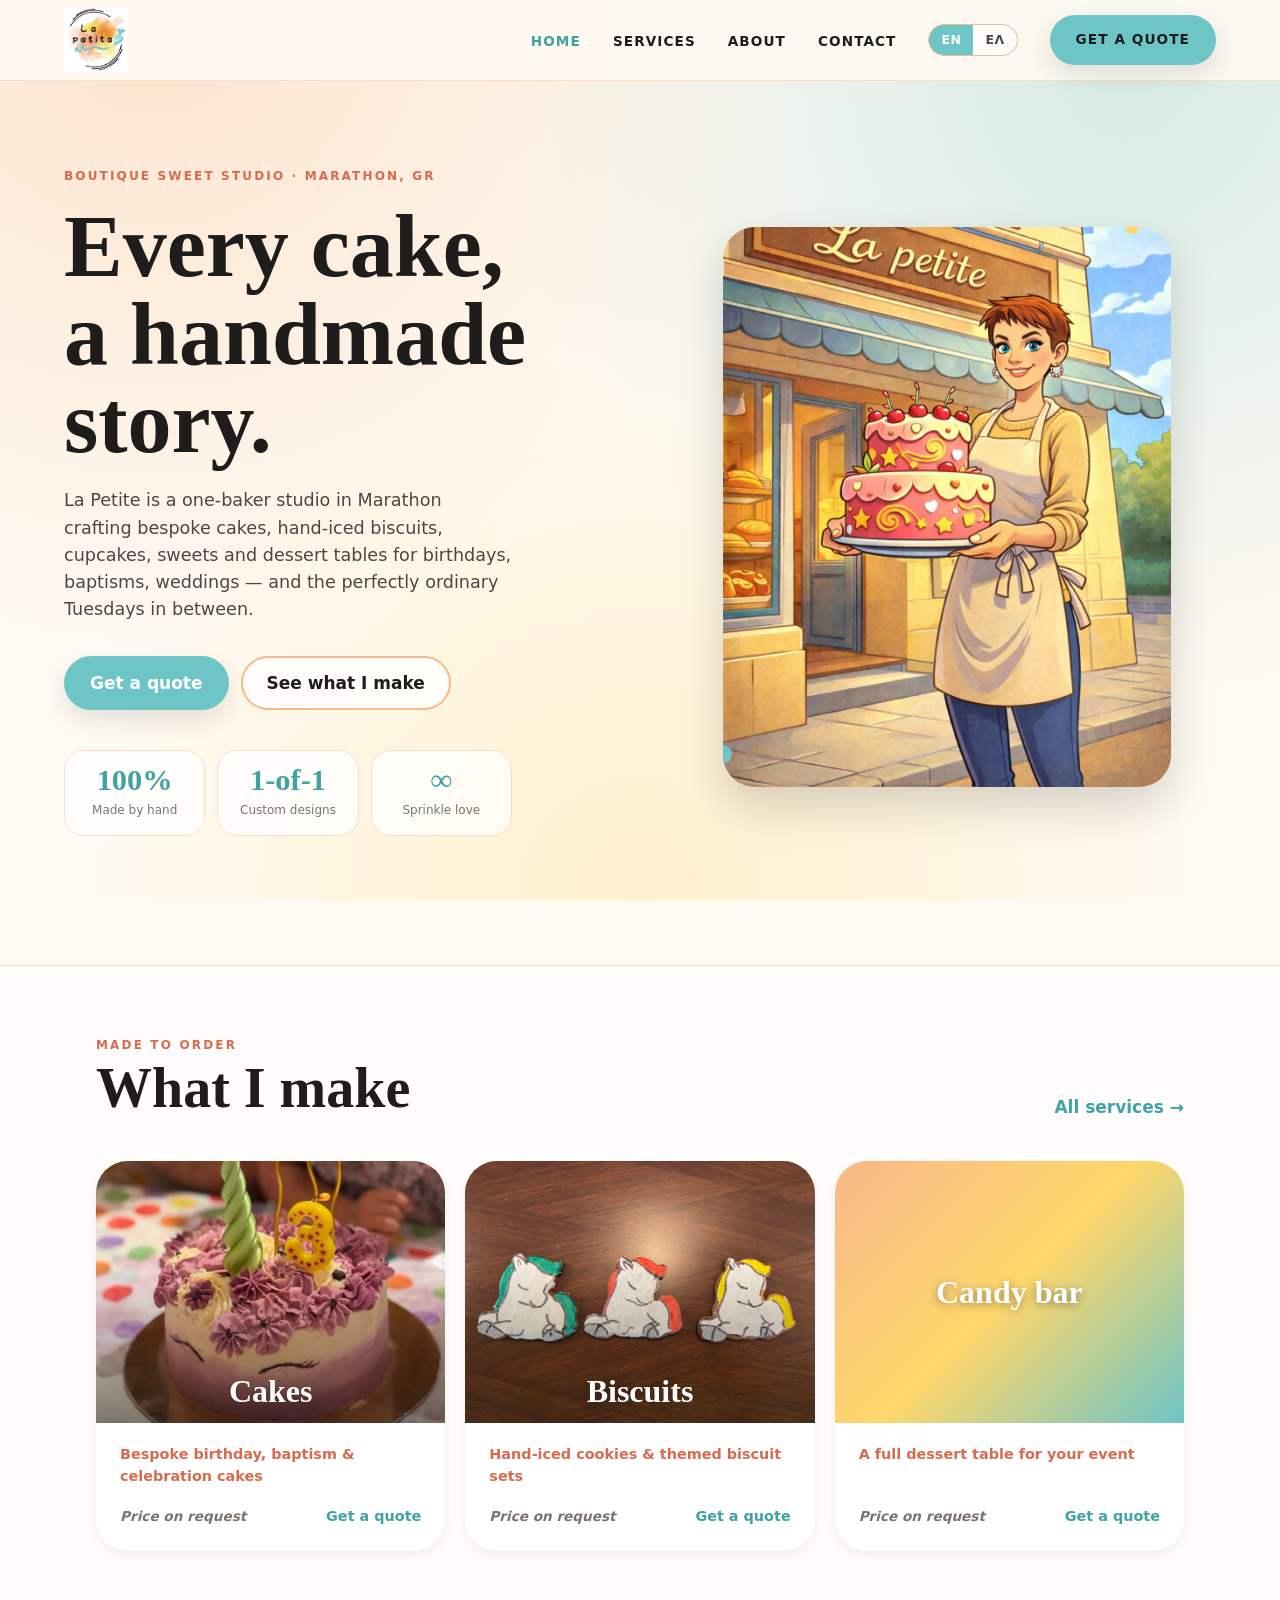
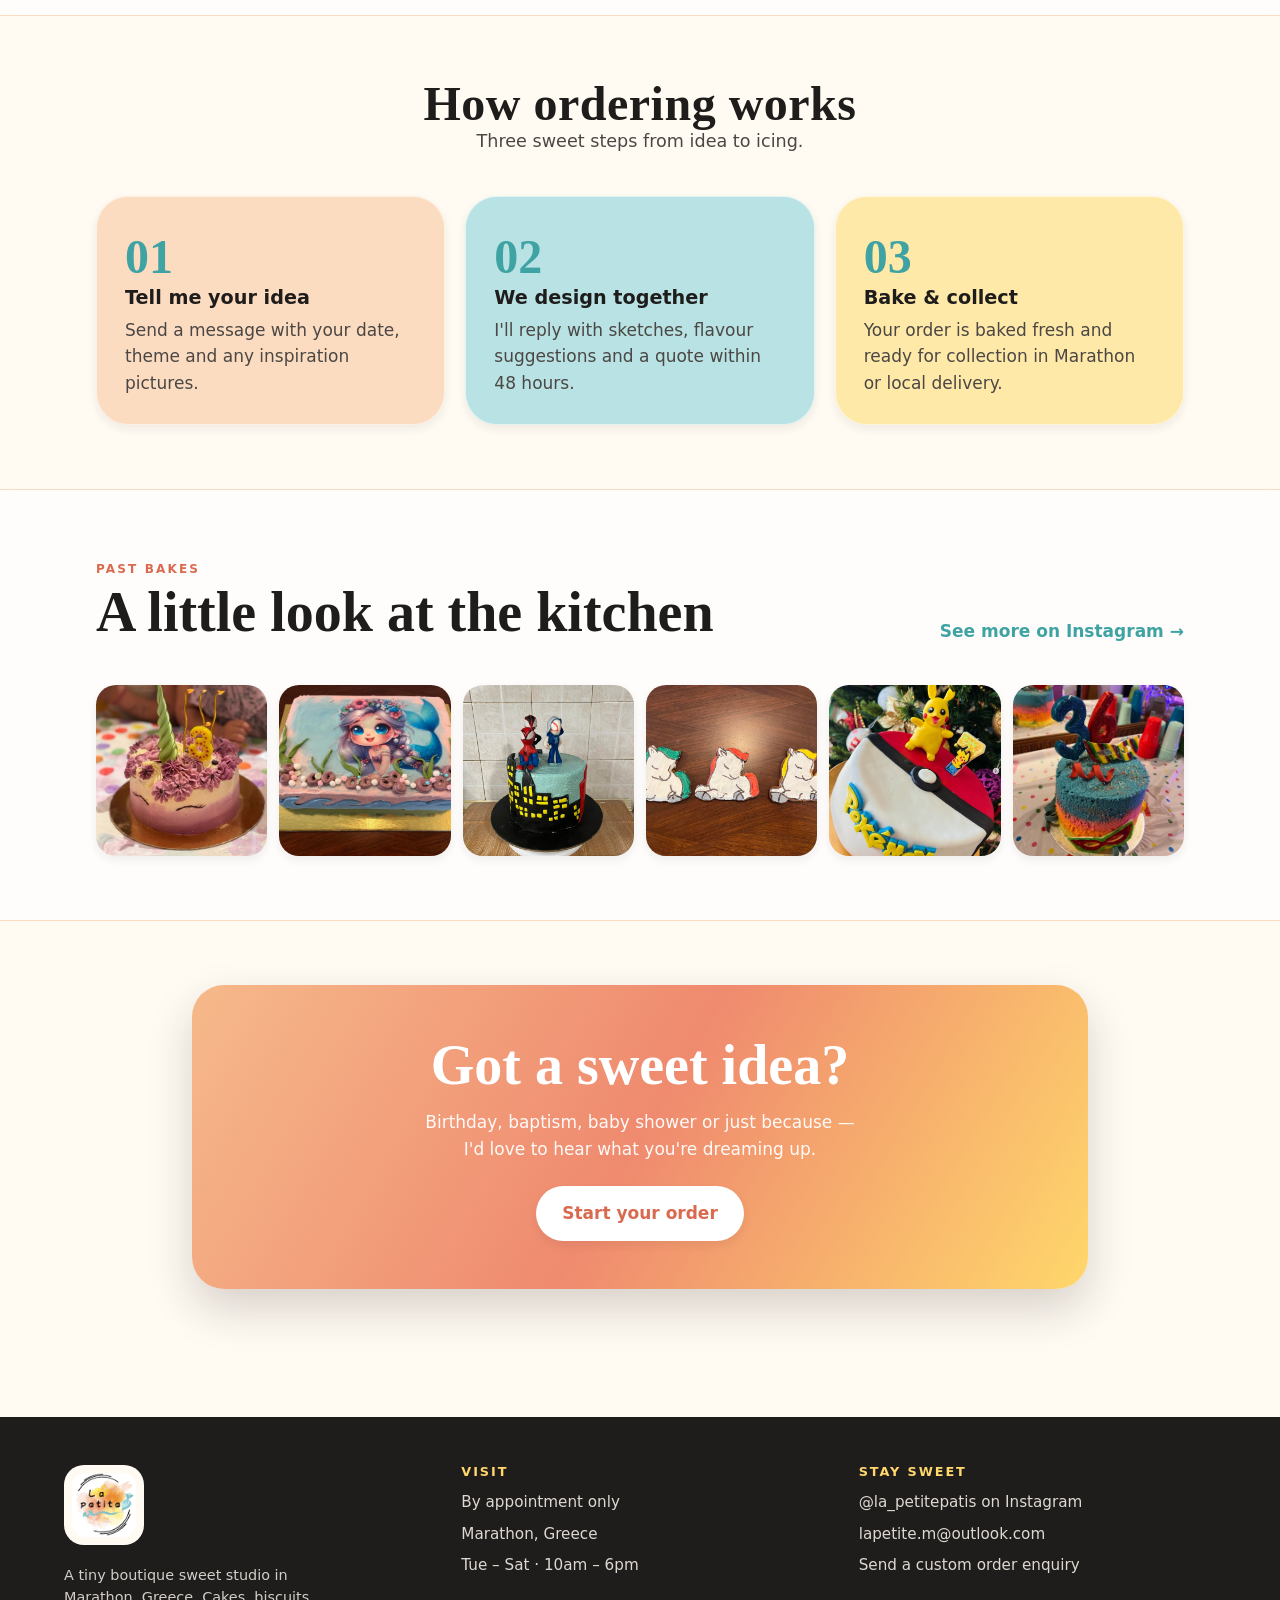
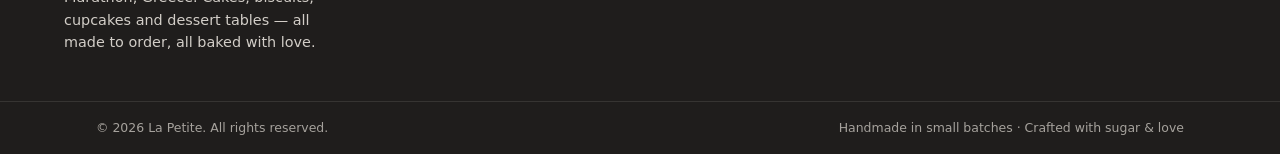
<file: index.html>
<!doctype html>
<html lang="en">
<head>
  <meta charset="utf-8" />
  <meta name="viewport" content="width=device-width, initial-scale=1" />

  <!-- Security headers (meta-equivalent; GitHub Pages can't set HTTP headers) -->
  <meta http-equiv="Content-Security-Policy" content="default-src 'self'; script-src 'self'; style-src 'self' 'unsafe-inline' https://fonts.googleapis.com; font-src 'self' https://fonts.gstatic.com; img-src 'self' data:; connect-src 'self'; form-action 'self' mailto:; base-uri 'self'; object-src 'none'; upgrade-insecure-requests" />
  <meta name="referrer" content="strict-origin-when-cross-origin" />
  <meta http-equiv="X-Content-Type-Options" content="nosniff" />

  <title data-i18n="title_home">La Petite — Boutique Cakes &amp; Sweet Treats</title>
  <meta name="description" content="La Petite is a small-batch boutique sweet studio in Marathon, Greece — bespoke cakes, hand-iced biscuits, cupcakes, sweets and dessert tables for every celebration." />

  <link rel="preconnect" href="https://fonts.googleapis.com" />
  <link rel="preconnect" href="https://fonts.gstatic.com" crossorigin />
  <link href="https://fonts.googleapis.com/css2?family=Caveat:wght@400;700&family=Quicksand:wght@400;500;600;700&display=swap" rel="stylesheet" />

  <link rel="stylesheet" href="assets/css/styles.css" />
  <link rel="icon" type="image/png" href="assets/images/logo.png" />
</head>
<body>

  <!-- ========== HEADER ========== -->
  <header class="site-header">
    <div class="container nav">
      <a class="brand" href="index.html" aria-label="La Petite">
        <img src="assets/images/logo.png" alt="La Petite" />
      </a>

      <ul class="nav-links">
        <li><a href="index.html"   data-nav="index.html" data-i18n="nav_home">Home</a></li>
        <li><a href="menu.html"    data-nav="menu.html"  data-i18n="nav_menu">Services</a></li>
        <li><a href="about.html"   data-nav="about.html" data-i18n="nav_about">About</a></li>
        <li><a href="contact.html" data-nav="contact.html" data-i18n="nav_contact">Contact</a></li>
        <li>
          <div class="lang-switch">
            <button type="button" data-lang="en">EN</button>
            <button type="button" data-lang="el">ΕΛ</button>
          </div>
        </li>
        <li><a class="btn btn-primary" href="contact.html" data-i18n="nav_cta">Get a Quote</a></li>
      </ul>

      <button class="nav-toggle" aria-expanded="false" aria-controls="mobile-menu" data-i18n-attr="aria-label:nav_toggle_aria">
        <svg class="icon-open" viewBox="0 0 24 24" fill="none" stroke="currentColor" stroke-width="2" stroke-linecap="round"><line x1="4" y1="7" x2="20" y2="7"/><line x1="4" y1="12" x2="20" y2="12"/><line x1="4" y1="17" x2="20" y2="17"/></svg>
        <svg class="icon-close" viewBox="0 0 24 24" fill="none" stroke="currentColor" stroke-width="2" stroke-linecap="round"><line x1="6" y1="6" x2="18" y2="18"/><line x1="6" y1="18" x2="18" y2="6"/></svg>
      </button>
    </div>

    <nav id="mobile-menu" class="mobile-menu" aria-label="Mobile">
      <ul>
        <li><a href="index.html"   data-nav="index.html" data-i18n="nav_home">Home</a></li>
        <li><a href="menu.html"    data-nav="menu.html"  data-i18n="nav_menu">Services</a></li>
        <li><a href="about.html"   data-nav="about.html" data-i18n="nav_about">About</a></li>
        <li><a href="contact.html" data-nav="contact.html" data-i18n="nav_contact">Contact</a></li>
        <li>
          <div class="lang-switch">
            <button type="button" data-lang="en">EN</button>
            <button type="button" data-lang="el">ΕΛ</button>
          </div>
        </li>
        <li><a class="btn btn-primary" href="contact.html" data-i18n="nav_cta">Get a Quote</a></li>
      </ul>
    </nav>
  </header>

  <main>

    <!-- ========== HERO ========== -->
    <section class="hero">
      <div class="container hero-grid">
        <div>
          <span class="eyebrow" data-i18n="home_eyebrow">Boutique sweet studio · Marathon, GR</span>
          <h1>
            <span data-i18n="home_title_1">Sweet little things</span>
            <span data-i18n="home_title_2">for your big day.</span>
          </h1>
          <p data-i18n="home_intro">
            La Petite is a one-baker studio in Marathon crafting bespoke cakes,
            hand-iced biscuits, cupcakes, sweets and dessert tables for
            birthdays, baptisms, weddings — and the perfectly ordinary
            Tuesdays in between.
          </p>
          <div class="hero-cta">
            <a class="btn btn-primary" href="contact.html" data-i18n="home_btn_order">Get a quote</a>
            <a class="btn btn-ghost"   href="menu.html"    data-i18n="home_btn_menu">See what I make</a>
          </div>

          <ul class="hero-stats">
            <li><span class="num" data-i18n="home_stat1_num">100%</span><span class="label" data-i18n="home_stat1_label">Made by hand</span></li>
            <li><span class="num" data-i18n="home_stat2_num">1-of-1</span><span class="label" data-i18n="home_stat2_label">Custom designs</span></li>
            <li><span class="num" data-i18n="home_stat3_num">∞</span><span class="label" data-i18n="home_stat3_label">Sprinkle love</span></li>
          </ul>
        </div>

        <div class="hero-photo">
          <img src="assets/images/gallery/hero-main.jpg"
               alt="A custom cake by La Petite"
               data-i18n-attr="alt:home_hero_alt" />
        </div>
      </div>
    </section>

    <!-- ========== WHAT I MAKE (services teaser) ========== -->
    <section class="section section-light">
      <div class="container">
        <div class="section-head row">
          <div>
            <span class="eyebrow" data-i18n="home_featured_eyebrow">Made to order</span>
            <h2 data-i18n="home_featured_title">What I make</h2>
          </div>
          <a class="more" href="menu.html" data-i18n="home_featured_more">All services →</a>
        </div>

        <div class="cake-grid">
          <article class="cake-card">
            <a class="cake-thumb has-photo" href="menu.html?cat=cakes#gallery" data-i18n-attr="aria-label:svc_view_gallery_cakes" aria-label="View cake gallery">
              <img src="assets/images/gallery/cake-unicorn.jpg" alt="" loading="lazy" />
              <span class="name" data-i18n="svc_cake_name">Cakes</span>
            </a>
            <div class="cake-body">
              <p class="tagline" data-i18n="svc_cake_tag">Bespoke birthday, baptism &amp; celebration cakes</p>
              <div class="meta">
                <span class="price" data-i18n="price_on_request">Price on request</span>
                <a class="enquire" href="contact.html?cake=cake" data-i18n="menu_quote_short">Get a quote</a>
              </div>
            </div>
          </article>

          <article class="cake-card">
            <a class="cake-thumb has-photo" href="menu.html?cat=biscuits#gallery" data-i18n-attr="aria-label:svc_view_gallery_biscuits" aria-label="View biscuit gallery">
              <img src="assets/images/gallery/biscuit-horses.jpg" alt="" loading="lazy" />
              <span class="name" data-i18n="svc_biscuit_name">Biscuits</span>
            </a>
            <div class="cake-body">
              <p class="tagline" data-i18n="svc_biscuit_tag">Hand-iced cookies &amp; themed biscuit sets</p>
              <div class="meta">
                <span class="price" data-i18n="price_on_request">Price on request</span>
                <a class="enquire" href="contact.html?cake=biscuits" data-i18n="menu_quote_short">Get a quote</a>
              </div>
            </div>
          </article>

          <article class="cake-card">
            <a class="cake-thumb bg-candy" href="menu.html?cat=candy#gallery" data-i18n-attr="aria-label:svc_view_gallery_candy" aria-label="View candy bar gallery">
              <span class="name" data-i18n="svc_candy_name">Candy bar</span>
            </a>
            <div class="cake-body">
              <p class="tagline" data-i18n="svc_candy_tag">A full dessert table for your event</p>
              <div class="meta">
                <span class="price" data-i18n="price_on_request">Price on request</span>
                <a class="enquire" href="contact.html?cake=candy%20bar" data-i18n="menu_quote_short">Get a quote</a>
              </div>
            </div>
          </article>
        </div>
      </div>
    </section>

    <!-- ========== HOW IT WORKS ========== -->
    <section class="section">
      <div class="container">
        <div class="text-center">
          <h2 class="font-display" style="font-size:clamp(2rem,4vw,3rem)" data-i18n="home_steps_title">How ordering works</h2>
          <p class="section-intro" data-i18n="home_steps_intro">Three sweet steps from idea to icing.</p>
        </div>

        <ol class="steps">
          <li class="step bg-1">
            <p class="num">01</p>
            <h3 data-i18n="home_step1_title">Tell me your idea</h3>
            <p data-i18n="home_step1_text">Send a message with your date, theme and any inspiration pictures.</p>
          </li>
          <li class="step bg-2">
            <p class="num">02</p>
            <h3 data-i18n="home_step2_title">We design together</h3>
            <p data-i18n="home_step2_text">I'll reply with sketches, flavour suggestions and a quote within 48 hours.</p>
          </li>
          <li class="step bg-3">
            <p class="num">03</p>
            <h3 data-i18n="home_step3_title">Bake &amp; collect</h3>
            <p data-i18n="home_step3_text">Your order is baked fresh and ready for collection in Marathon or local delivery.</p>
          </li>
        </ol>
      </div>
    </section>

    <!-- ========== PAST BAKES MINI GALLERY ========== -->
    <section class="section section-light">
      <div class="container">
        <div class="section-head row">
          <div>
            <span class="eyebrow" data-i18n="home_gallery_eyebrow">Past bakes</span>
            <h2 data-i18n="home_gallery_title">A little look at the kitchen</h2>
          </div>
          <a class="more" href="https://www.instagram.com/la_petitepatis/" target="_blank" rel="noopener" data-i18n="home_gallery_more">See more on Instagram →</a>
        </div>

        <div class="mini-gallery">
          <a href="menu.html"><img src="assets/images/gallery/cake-unicorn.jpg"         alt="" loading="lazy" /></a>
          <a href="menu.html"><img src="assets/images/gallery/cake-mermaid.jpg"         alt="" loading="lazy" /></a>
          <a href="menu.html"><img src="assets/images/gallery/cake-spiderman.jpg"       alt="" loading="lazy" /></a>
          <a href="menu.html"><img src="assets/images/gallery/biscuit-horses.jpg"       alt="" loading="lazy" /></a>
          <a href="menu.html"><img src="assets/images/gallery/cake-pokemon.jpg"         alt="" loading="lazy" /></a>
          <a href="menu.html"><img src="assets/images/gallery/cake-rainbow.webp"        alt="" loading="lazy" /></a>
        </div>
      </div>
    </section>

    <!-- ========== CTA BANNER ========== -->
    <section class="section">
      <div class="container" style="max-width:60rem">
        <div class="banner-cta">
          <h2 data-i18n="home_banner_title">Got a sweet idea?</h2>
          <p data-i18n="home_banner_text">Birthday, baptism, baby shower or just because — I'd love to hear what you're dreaming up.</p>
          <a class="btn btn-light" href="contact.html" data-i18n="home_banner_btn">Start your order</a>
        </div>
      </div>
    </section>

  </main>

  <!-- ========== FOOTER ========== -->
  <footer class="site-footer">
    <div class="container footer-grid">
      <div>
        <img class="footer-brand-img" src="assets/images/logo.png" alt="La Petite" />
        <p data-i18n="footer_tagline">A tiny boutique sweet studio in Marathon, Greece. Cakes, biscuits, cupcakes and dessert tables — all made to order, all baked with love.</p>
      </div>
      <div>
        <h4 data-i18n="footer_visit">Visit</h4>
        <ul>
          <li data-i18n="footer_appt">By appointment only</li>
          <li data-i18n="footer_loc">Marathon, Greece</li>
          <li data-i18n="footer_hours">Tue – Sat · 10am – 6pm</li>
        </ul>
      </div>
      <div>
        <h4 data-i18n="footer_stay">Stay sweet</h4>
        <ul>
          <li><a href="https://www.instagram.com/la_petitepatis/" target="_blank" rel="noopener" data-i18n="footer_insta">@la_petitepatis on Instagram</a></li>
          <li><a href="mailto:lapetite.m@outlook.com">lapetite.m@outlook.com</a></li>
          <li><a href="contact.html" data-i18n="footer_enquiry">Send a custom order enquiry</a></li>
        </ul>
      </div>
    </div>
    <div class="footer-bar">
      <div class="container">
        <p data-i18n-year="footer_rights">© <span id="year"></span> La Petite. All rights reserved.</p>
        <p data-i18n="footer_handmade">Handmade in small batches · Crafted with sugar &amp; love</p>
      </div>
    </div>
  </footer>

  <script src="assets/js/i18n.js" defer></script>
  <script src="assets/js/nav.js" defer></script>
</body>
</html>
</file>
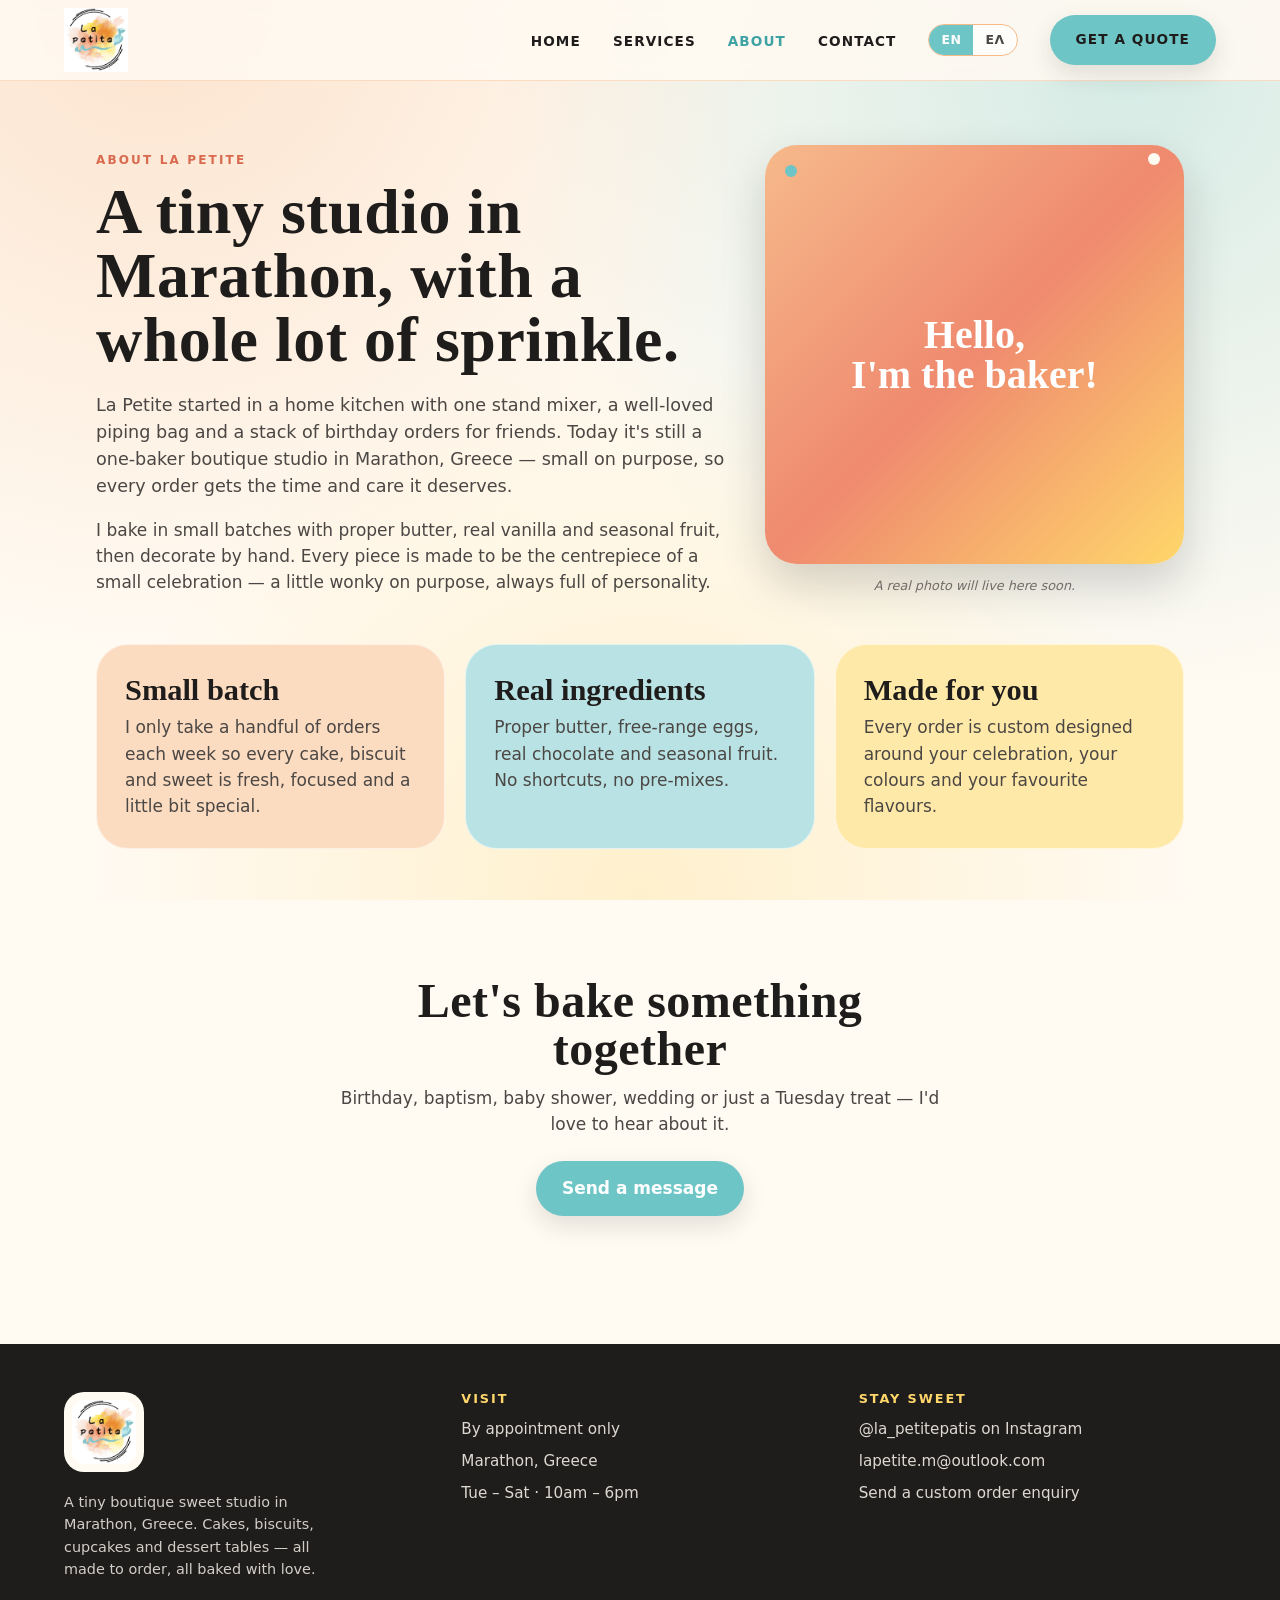
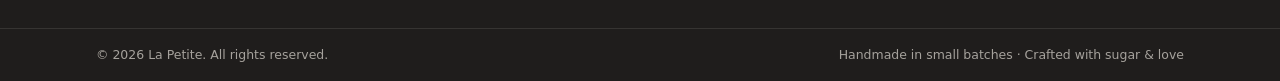
<file: about.html>
<!doctype html>
<html lang="en">
<head>
  <meta charset="utf-8" />
  <meta name="viewport" content="width=device-width, initial-scale=1" />

  <!-- Security headers (meta-equivalent; GitHub Pages can't set HTTP headers) -->
  <meta http-equiv="Content-Security-Policy" content="default-src 'self'; script-src 'self'; style-src 'self' 'unsafe-inline' https://fonts.googleapis.com; font-src 'self' https://fonts.gstatic.com; img-src 'self' data:; connect-src 'self'; form-action 'self' mailto:; base-uri 'self'; object-src 'none'; upgrade-insecure-requests" />
  <meta name="referrer" content="strict-origin-when-cross-origin" />
  <meta http-equiv="X-Content-Type-Options" content="nosniff" />

  <title data-i18n="title_about">About — La Petite</title>
  <meta name="description" content="Meet the baker behind La Petite — a one-person boutique sweet studio in Marathon, Greece, crafting cakes, biscuits, cupcakes, sweets and dessert tables." />

  <link rel="preconnect" href="https://fonts.googleapis.com" />
  <link rel="preconnect" href="https://fonts.gstatic.com" crossorigin />
  <link href="https://fonts.googleapis.com/css2?family=Caveat:wght@400;700&family=Quicksand:wght@400;500;600;700&display=swap" rel="stylesheet" />
  <link rel="stylesheet" href="assets/css/styles.css" />
  <link rel="icon" type="image/png" href="assets/images/logo.png" />
</head>
<body>

  <header class="site-header">
    <div class="container nav">
      <a class="brand" href="index.html" aria-label="La Petite">
        <img src="assets/images/logo.png" alt="La Petite" />
      </a>
      <ul class="nav-links">
        <li><a href="index.html"   data-nav="index.html" data-i18n="nav_home">Home</a></li>
        <li><a href="menu.html"    data-nav="menu.html"  data-i18n="nav_menu">Services</a></li>
        <li><a href="about.html"   data-nav="about.html" data-i18n="nav_about">About</a></li>
        <li><a href="contact.html" data-nav="contact.html" data-i18n="nav_contact">Contact</a></li>
        <li>
          <div class="lang-switch">
            <button type="button" data-lang="en">EN</button>
            <button type="button" data-lang="el">ΕΛ</button>
          </div>
        </li>
        <li><a class="btn btn-primary" href="contact.html" data-i18n="nav_cta">Get a Quote</a></li>
      </ul>
      <button class="nav-toggle" aria-expanded="false" aria-controls="mobile-menu" data-i18n-attr="aria-label:nav_toggle_aria">
        <svg class="icon-open" viewBox="0 0 24 24" fill="none" stroke="currentColor" stroke-width="2" stroke-linecap="round"><line x1="4" y1="7" x2="20" y2="7"/><line x1="4" y1="12" x2="20" y2="12"/><line x1="4" y1="17" x2="20" y2="17"/></svg>
        <svg class="icon-close" viewBox="0 0 24 24" fill="none" stroke="currentColor" stroke-width="2" stroke-linecap="round"><line x1="6" y1="6" x2="18" y2="18"/><line x1="6" y1="18" x2="18" y2="6"/></svg>
      </button>
    </div>
    <nav id="mobile-menu" class="mobile-menu" aria-label="Mobile">
      <ul>
        <li><a href="index.html"   data-nav="index.html" data-i18n="nav_home">Home</a></li>
        <li><a href="menu.html"    data-nav="menu.html"  data-i18n="nav_menu">Services</a></li>
        <li><a href="about.html"   data-nav="about.html" data-i18n="nav_about">About</a></li>
        <li><a href="contact.html" data-nav="contact.html" data-i18n="nav_contact">Contact</a></li>
        <li>
          <div class="lang-switch">
            <button type="button" data-lang="en">EN</button>
            <button type="button" data-lang="el">ΕΛ</button>
          </div>
        </li>
        <li><a class="btn btn-primary" href="contact.html" data-i18n="nav_cta">Get a Quote</a></li>
      </ul>
    </nav>
  </header>

  <main>
    <section class="section">
      <div class="container">
        <div class="about-grid">
          <div>
            <span class="eyebrow" data-i18n="about_eyebrow">About La Petite</span>
            <h1 class="font-display" style="font-size:clamp(2.5rem,5vw,4rem); margin-top:0.5rem;" data-i18n="about_title">A tiny studio in Marathon, with a whole lot of sprinkle.</h1>
            <p style="margin-top:1.25rem; color:var(--ink-soft); font-size:1.1rem;" data-i18n="about_p1">
              La Petite started in a home kitchen with one stand mixer, a
              well-loved piping bag and a stack of birthday orders for
              friends. Today it's still a one-baker boutique studio in
              Marathon, Greece — small on purpose, so every order gets the
              time and care it deserves.
            </p>
            <p style="margin-top:1rem; color:var(--ink-soft);" data-i18n="about_p2">
              I bake in small batches with proper butter, real vanilla and
              seasonal fruit, then decorate by hand. Every piece is made to
              be the centrepiece of a small celebration — a little wonky on
              purpose, always full of personality.
            </p>
          </div>

          <div>
            <div class="about-portrait">
              <span class="greeting" data-i18n-html="about_greeting_html">Hello,<br/>I'm the baker!</span>
              <span class="sprinkle s1"></span>
              <span class="sprinkle s2"></span>
            </div>
            <p class="portrait-caption" data-i18n="about_caption">A real photo will live here soon.</p>
          </div>
        </div>

        <div class="value-grid">
          <div class="value v1">
            <h3 data-i18n="value1_title">Small batch</h3>
            <p data-i18n="value1_text">I only take a handful of orders each week so every cake, biscuit and sweet is fresh, focused and a little bit special.</p>
          </div>
          <div class="value v2">
            <h3 data-i18n="value2_title">Real ingredients</h3>
            <p data-i18n="value2_text">Proper butter, free-range eggs, real chocolate and seasonal fruit. No shortcuts, no pre-mixes.</p>
          </div>
          <div class="value v3">
            <h3 data-i18n="value3_title">Made for you</h3>
            <p data-i18n="value3_text">Every order is custom designed around your celebration, your colours and your favourite flavours.</p>
          </div>
        </div>
      </div>
    </section>

    <section class="section text-center">
      <div class="container" style="max-width:42rem">
        <h2 class="font-display" style="font-size:clamp(2rem,4vw,3rem)" data-i18n="about_cta_title">Let's bake something together</h2>
        <p style="margin-top:0.75rem; color:var(--ink-soft);" data-i18n="about_cta_text">
          Birthday, baptism, baby shower, wedding or just a Tuesday treat — I'd love to hear about it.
        </p>
        <a class="btn btn-primary" href="contact.html" style="margin-top:1.5rem" data-i18n="about_cta_btn">Send a message</a>
      </div>
    </section>
  </main>

  <footer class="site-footer">
    <div class="container footer-grid">
      <div>
        <img class="footer-brand-img" src="assets/images/logo.png" alt="La Petite" />
        <p data-i18n="footer_tagline">A tiny boutique sweet studio in Marathon, Greece.</p>
      </div>
      <div>
        <h4 data-i18n="footer_visit">Visit</h4>
        <ul>
          <li data-i18n="footer_appt">By appointment only</li>
          <li data-i18n="footer_loc">Marathon, Greece</li>
          <li data-i18n="footer_hours">Tue – Sat · 10am – 6pm</li>
        </ul>
      </div>
      <div>
        <h4 data-i18n="footer_stay">Stay sweet</h4>
        <ul>
          <li><a href="https://www.instagram.com/la_petitepatis/" target="_blank" rel="noopener" data-i18n="footer_insta">@la_petitepatis on Instagram</a></li>
          <li><a href="mailto:lapetite.m@outlook.com">lapetite.m@outlook.com</a></li>
          <li><a href="contact.html" data-i18n="footer_enquiry">Send a custom order enquiry</a></li>
        </ul>
      </div>
    </div>
    <div class="footer-bar">
      <div class="container">
        <p data-i18n-year="footer_rights">© <span id="year"></span> La Petite. All rights reserved.</p>
        <p data-i18n="footer_handmade">Handmade in small batches · Crafted with sugar &amp; love</p>
      </div>
    </div>
  </footer>

  <script src="assets/js/i18n.js" defer></script>
  <script src="assets/js/nav.js" defer></script>
</body>
</html>
</file>
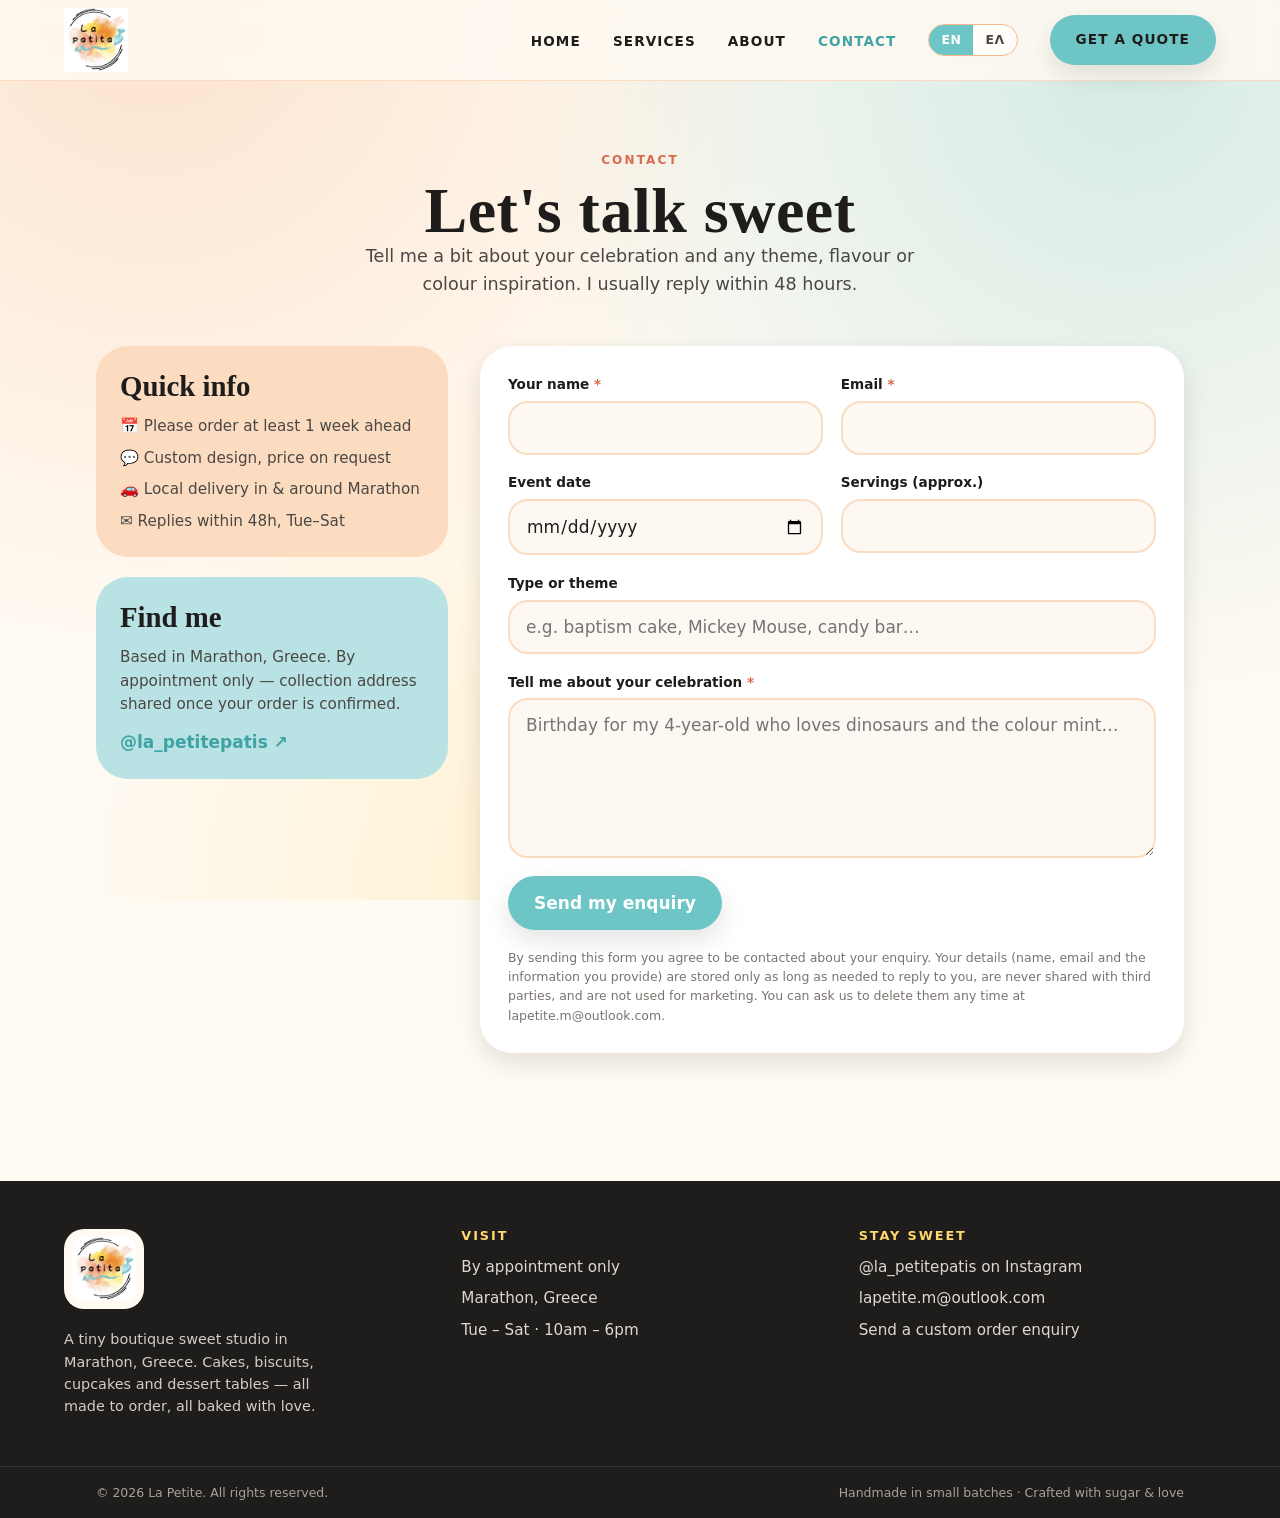
<file: contact.html>
<!doctype html>
<html lang="en">
<head>
  <meta charset="utf-8" />
  <meta name="viewport" content="width=device-width, initial-scale=1" />

  <!-- Security headers (meta-equivalent; GitHub Pages can't set HTTP headers) -->
  <!-- Note: form-action allows https: so a Formspree/Web3Forms endpoint can be plugged into contact.js without breaking CSP. -->
  <meta http-equiv="Content-Security-Policy" content="default-src 'self'; script-src 'self'; style-src 'self' 'unsafe-inline' https://fonts.googleapis.com; font-src 'self' https://fonts.gstatic.com; img-src 'self' data:; connect-src 'self' https:; form-action 'self' https: mailto:; base-uri 'self'; object-src 'none'; upgrade-insecure-requests" />
  <meta name="referrer" content="strict-origin-when-cross-origin" />
  <meta http-equiv="X-Content-Type-Options" content="nosniff" />

  <title data-i18n="title_contact">Contact — La Petite</title>
  <meta name="description" content="Send a custom order enquiry to La Petite — boutique cakes, biscuits, cupcakes and dessert tables in Marathon, Greece." />

  <link rel="preconnect" href="https://fonts.googleapis.com" />
  <link rel="preconnect" href="https://fonts.gstatic.com" crossorigin />
  <link href="https://fonts.googleapis.com/css2?family=Caveat:wght@400;700&family=Quicksand:wght@400;500;600;700&display=swap" rel="stylesheet" />
  <link rel="stylesheet" href="assets/css/styles.css" />
  <link rel="icon" type="image/png" href="assets/images/logo.png" />
</head>
<body>

  <header class="site-header">
    <div class="container nav">
      <a class="brand" href="index.html" aria-label="La Petite">
        <img src="assets/images/logo.png" alt="La Petite" />
      </a>
      <ul class="nav-links">
        <li><a href="index.html"   data-nav="index.html" data-i18n="nav_home">Home</a></li>
        <li><a href="menu.html"    data-nav="menu.html"  data-i18n="nav_menu">Services</a></li>
        <li><a href="about.html"   data-nav="about.html" data-i18n="nav_about">About</a></li>
        <li><a href="contact.html" data-nav="contact.html" data-i18n="nav_contact">Contact</a></li>
        <li>
          <div class="lang-switch">
            <button type="button" data-lang="en">EN</button>
            <button type="button" data-lang="el">ΕΛ</button>
          </div>
        </li>
        <li><a class="btn btn-primary" href="contact.html" data-i18n="nav_cta">Get a Quote</a></li>
      </ul>
      <button class="nav-toggle" aria-expanded="false" aria-controls="mobile-menu" data-i18n-attr="aria-label:nav_toggle_aria">
        <svg class="icon-open" viewBox="0 0 24 24" fill="none" stroke="currentColor" stroke-width="2" stroke-linecap="round"><line x1="4" y1="7" x2="20" y2="7"/><line x1="4" y1="12" x2="20" y2="12"/><line x1="4" y1="17" x2="20" y2="17"/></svg>
        <svg class="icon-close" viewBox="0 0 24 24" fill="none" stroke="currentColor" stroke-width="2" stroke-linecap="round"><line x1="6" y1="6" x2="18" y2="18"/><line x1="6" y1="18" x2="18" y2="6"/></svg>
      </button>
    </div>
    <nav id="mobile-menu" class="mobile-menu" aria-label="Mobile">
      <ul>
        <li><a href="index.html"   data-nav="index.html" data-i18n="nav_home">Home</a></li>
        <li><a href="menu.html"    data-nav="menu.html"  data-i18n="nav_menu">Services</a></li>
        <li><a href="about.html"   data-nav="about.html" data-i18n="nav_about">About</a></li>
        <li><a href="contact.html" data-nav="contact.html" data-i18n="nav_contact">Contact</a></li>
        <li>
          <div class="lang-switch">
            <button type="button" data-lang="en">EN</button>
            <button type="button" data-lang="el">ΕΛ</button>
          </div>
        </li>
        <li><a class="btn btn-primary" href="contact.html" data-i18n="nav_cta">Get a Quote</a></li>
      </ul>
    </nav>
  </header>

  <main>
    <section class="section">
      <div class="container">
        <div class="text-center">
          <span class="eyebrow" data-i18n="contact_eyebrow">Contact</span>
          <h1 class="font-display" style="font-size:clamp(2.5rem,5vw,4rem); margin-top:0.5rem;" data-i18n="contact_title">Let's talk sweet</h1>
          <p class="section-intro" data-i18n="contact_intro">
            Tell me a bit about your celebration and any theme, flavour or
            colour inspiration. I usually reply within 48 hours.
          </p>
        </div>

        <div class="contact-grid">
          <aside class="contact-info">
            <div class="info-card pink">
              <h3 data-i18n="contact_quick_title">Quick info</h3>
              <ul>
                <li data-i18n="contact_quick_1">📅 Please order at least 1 week ahead</li>
                <li data-i18n="contact_quick_2">💬 Custom design, price on request</li>
                <li data-i18n="contact_quick_3">🚗 Local delivery in &amp; around Marathon</li>
                <li data-i18n="contact_quick_4">✉️ Replies within 48h, Tue–Sat</li>
              </ul>
            </div>
            <div class="info-card mint">
              <h3 data-i18n="contact_find_title">Find me</h3>
              <p style="font-size:0.95rem; color:var(--ink-soft); margin-top:0.75rem;" data-i18n="contact_find_text">
                Based in Marathon, Greece. By appointment only — collection
                address shared once your order is confirmed.
              </p>
              <a href="https://www.instagram.com/la_petitepatis/" target="_blank" rel="noopener">@la_petitepatis ↗</a>
            </div>
          </aside>

          <form id="contact-form" class="contact-form" novalidate>
            <!-- honeypot for bots -->
            <div class="honeypot" aria-hidden="true">
              <label>Don't fill this in <input name="company" type="text" tabindex="-1" autocomplete="off" /></label>
            </div>

            <div class="form-row">
              <div class="field">
                <label for="name"><span data-i18n="form_name">Your name</span> <span class="req">*</span></label>
                <input id="name" name="name" type="text" required autocomplete="name" />
              </div>
              <div class="field">
                <label for="email"><span data-i18n="form_email">Email</span> <span class="req">*</span></label>
                <input id="email" name="email" type="email" required autocomplete="email" />
              </div>
            </div>

            <div class="form-row">
              <div class="field">
                <label for="date" data-i18n="form_date">Event date</label>
                <input id="date" name="date" type="date" />
              </div>
              <div class="field">
                <label for="servings" data-i18n="form_servings">Servings (approx.)</label>
                <input id="servings" name="servings" type="number" min="4" />
              </div>
            </div>

            <div class="field">
              <label for="cake" data-i18n="form_cake">Type or theme</label>
              <input id="cake" name="cake" type="text"
                     placeholder="e.g. baptism cake, Mickey Mouse, candy bar…"
                     data-i18n-attr="placeholder:form_cake_ph" />
            </div>

            <div class="field">
              <label for="message"><span data-i18n="form_message">Tell me about your celebration</span> <span class="req">*</span></label>
              <textarea id="message" name="message" required rows="5"
                placeholder="Birthday for my 4-year-old who loves dinosaurs and the colour mint…"
                data-i18n-attr="placeholder:form_message_ph"></textarea>
            </div>

            <div id="form-msg" class="form-msg" role="status" aria-live="polite"></div>

            <button id="contact-submit" type="submit" class="btn btn-primary" style="align-self:flex-start" data-i18n="form_submit">
              Send my enquiry
            </button>

            <p class="form-foot" data-i18n="form_foot">
              By sending this form you agree to be contacted about your
              enquiry. Your details are only used to reply to you — never
              shared.
            </p>
          </form>
        </div>
      </div>
    </section>
  </main>

  <footer class="site-footer">
    <div class="container footer-grid">
      <div>
        <img class="footer-brand-img" src="assets/images/logo.png" alt="La Petite" />
        <p data-i18n="footer_tagline">A tiny boutique sweet studio in Marathon, Greece.</p>
      </div>
      <div>
        <h4 data-i18n="footer_visit">Visit</h4>
        <ul>
          <li data-i18n="footer_appt">By appointment only</li>
          <li data-i18n="footer_loc">Marathon, Greece</li>
          <li data-i18n="footer_hours">Tue – Sat · 10am – 6pm</li>
        </ul>
      </div>
      <div>
        <h4 data-i18n="footer_stay">Stay sweet</h4>
        <ul>
          <li><a href="https://www.instagram.com/la_petitepatis/" target="_blank" rel="noopener" data-i18n="footer_insta">@la_petitepatis on Instagram</a></li>
          <li><a href="mailto:lapetite.m@outlook.com">lapetite.m@outlook.com</a></li>
          <li><a href="contact.html" data-i18n="footer_enquiry">Send a custom order enquiry</a></li>
        </ul>
      </div>
    </div>
    <div class="footer-bar">
      <div class="container">
        <p data-i18n-year="footer_rights">© <span id="year"></span> La Petite. All rights reserved.</p>
        <p data-i18n="footer_handmade">Handmade in small batches · Crafted with sugar &amp; love</p>
      </div>
    </div>
  </footer>

  <script src="assets/js/i18n.js" defer></script>
  <script src="assets/js/nav.js" defer></script>
  <script src="assets/js/contact.js" defer></script>
</body>
</html>
</file>
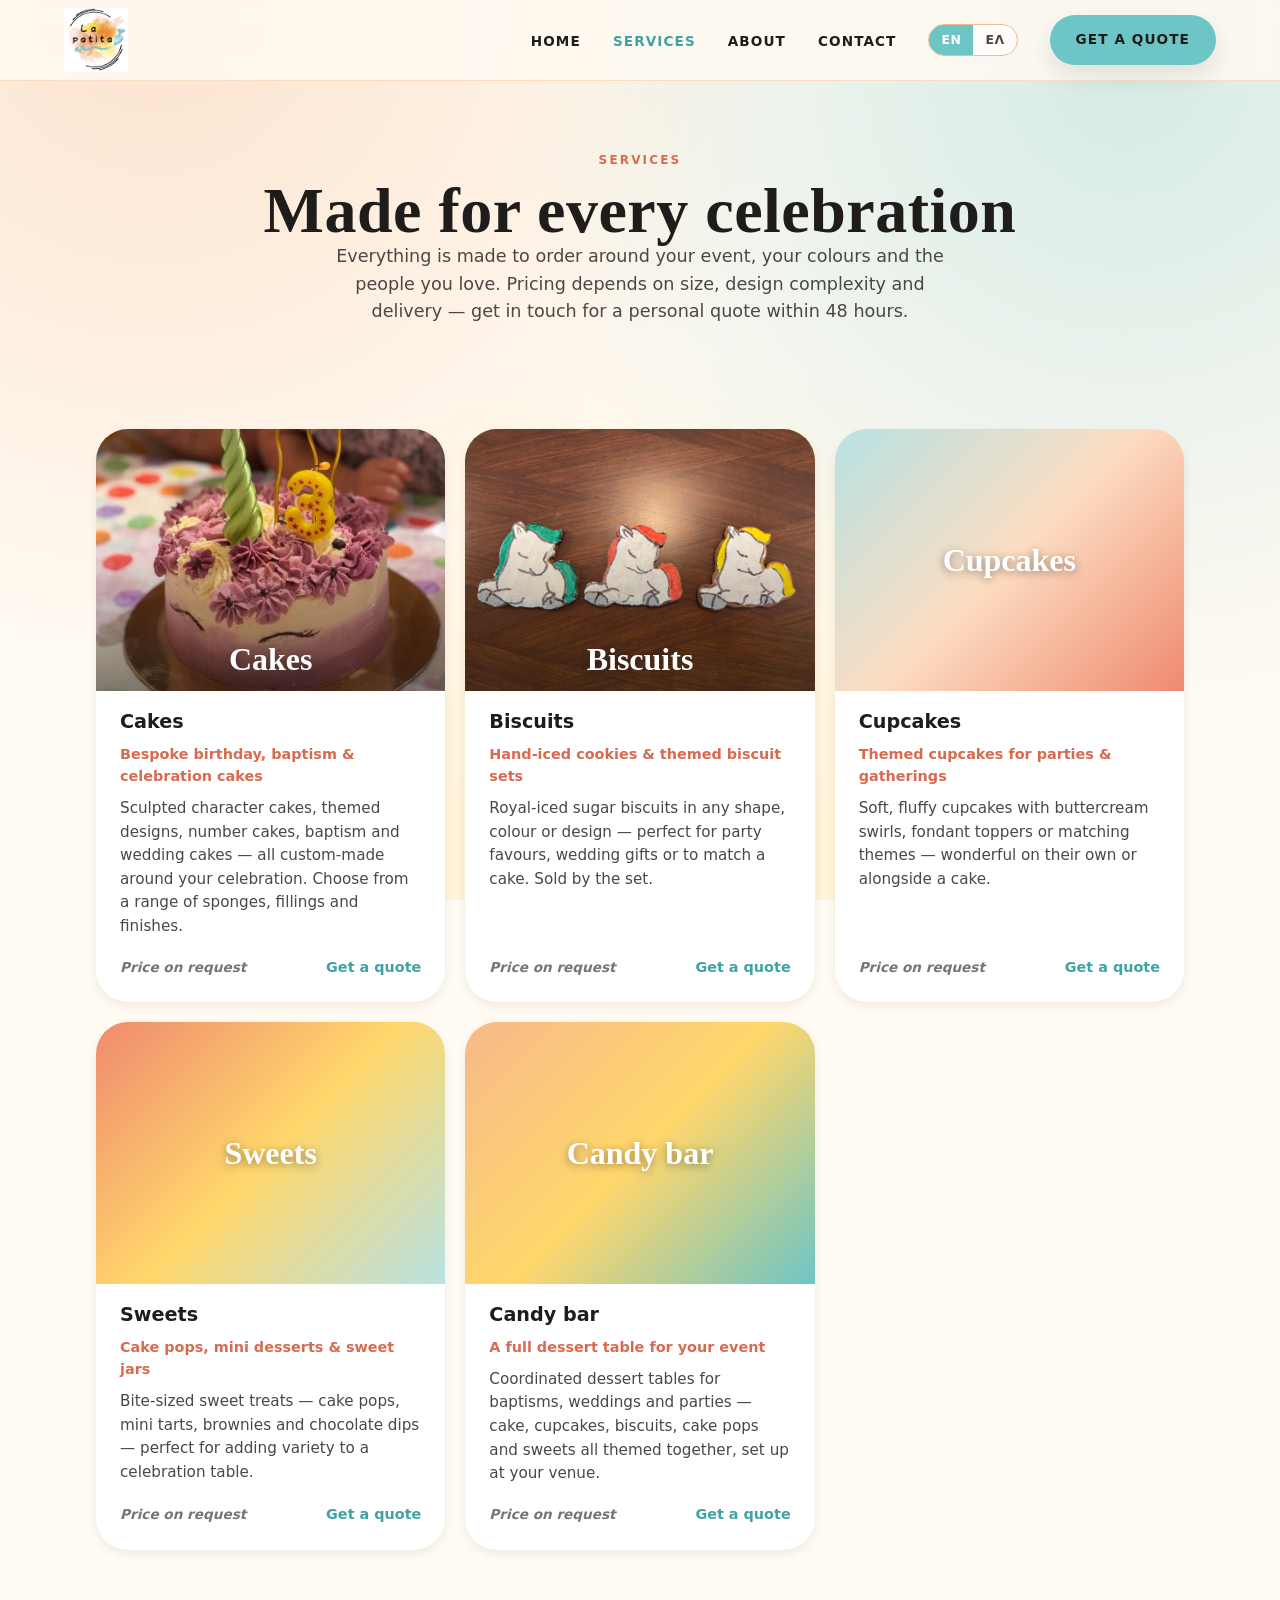
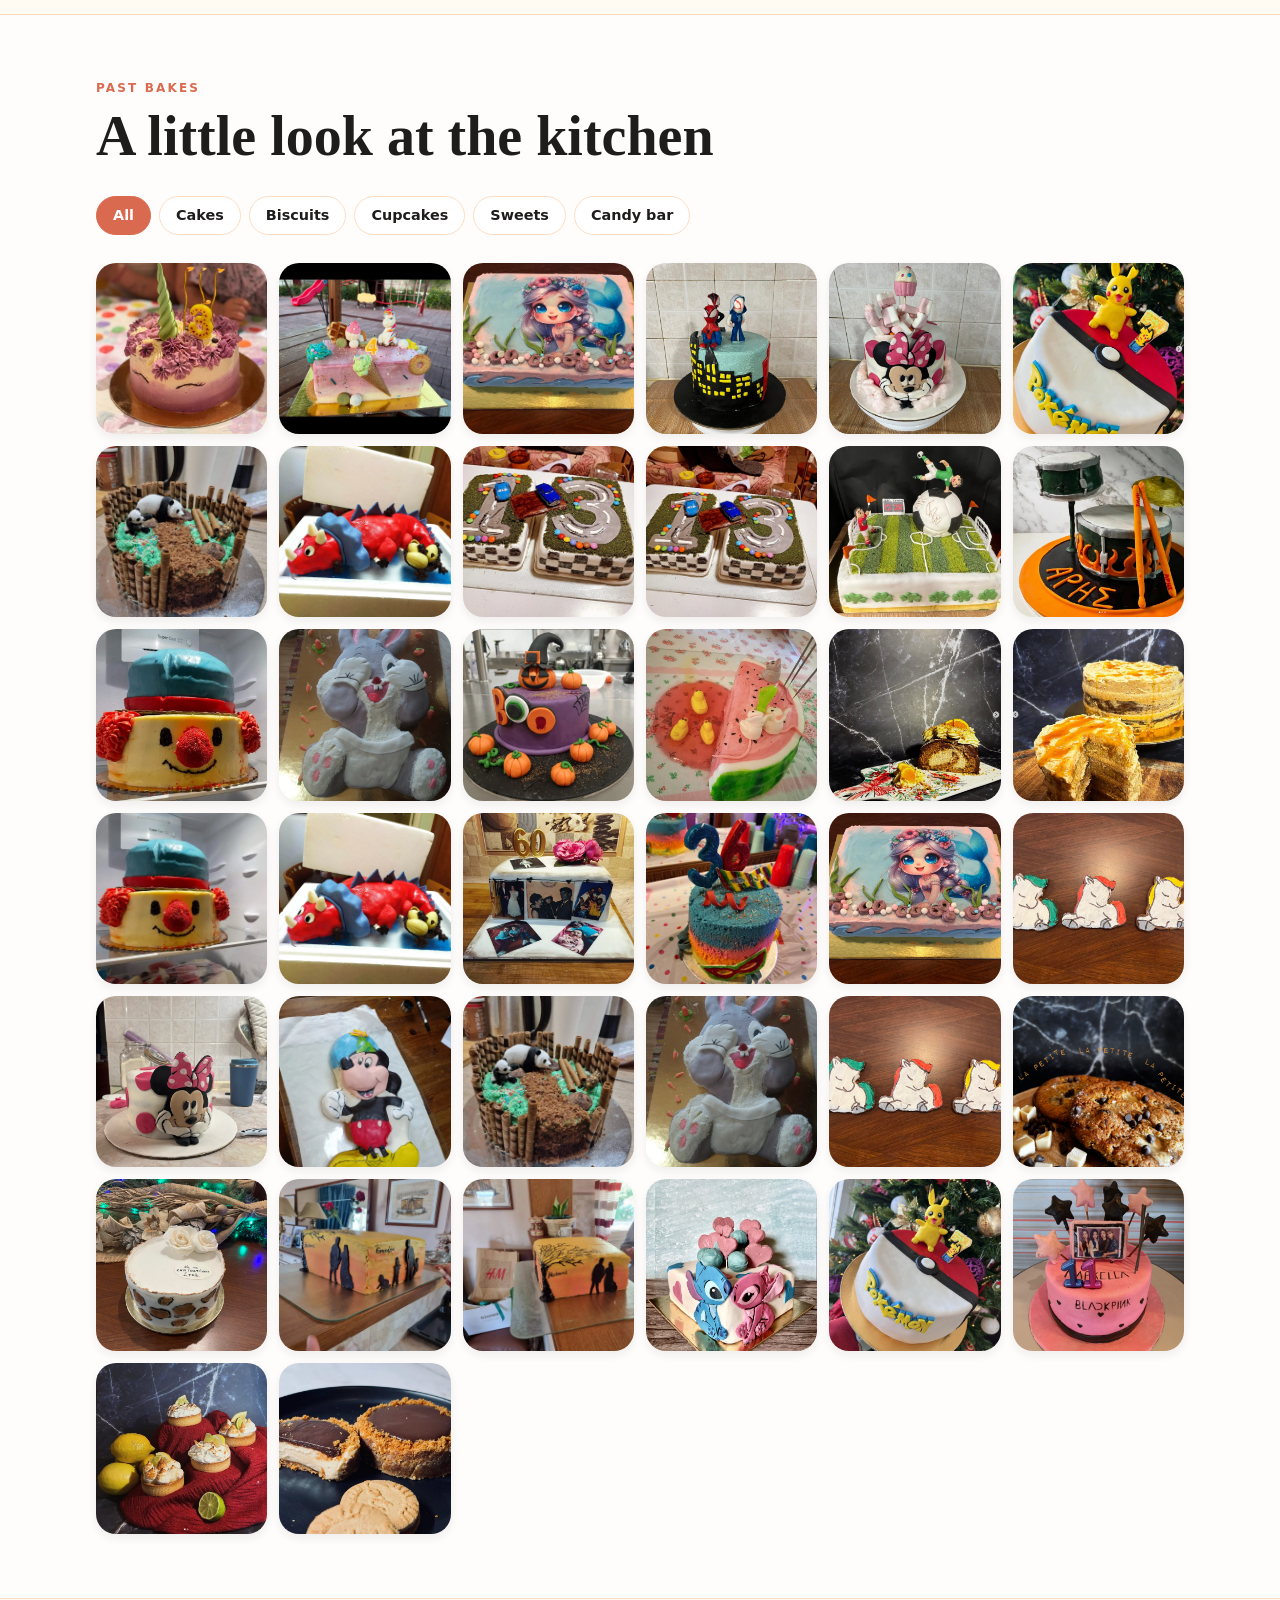
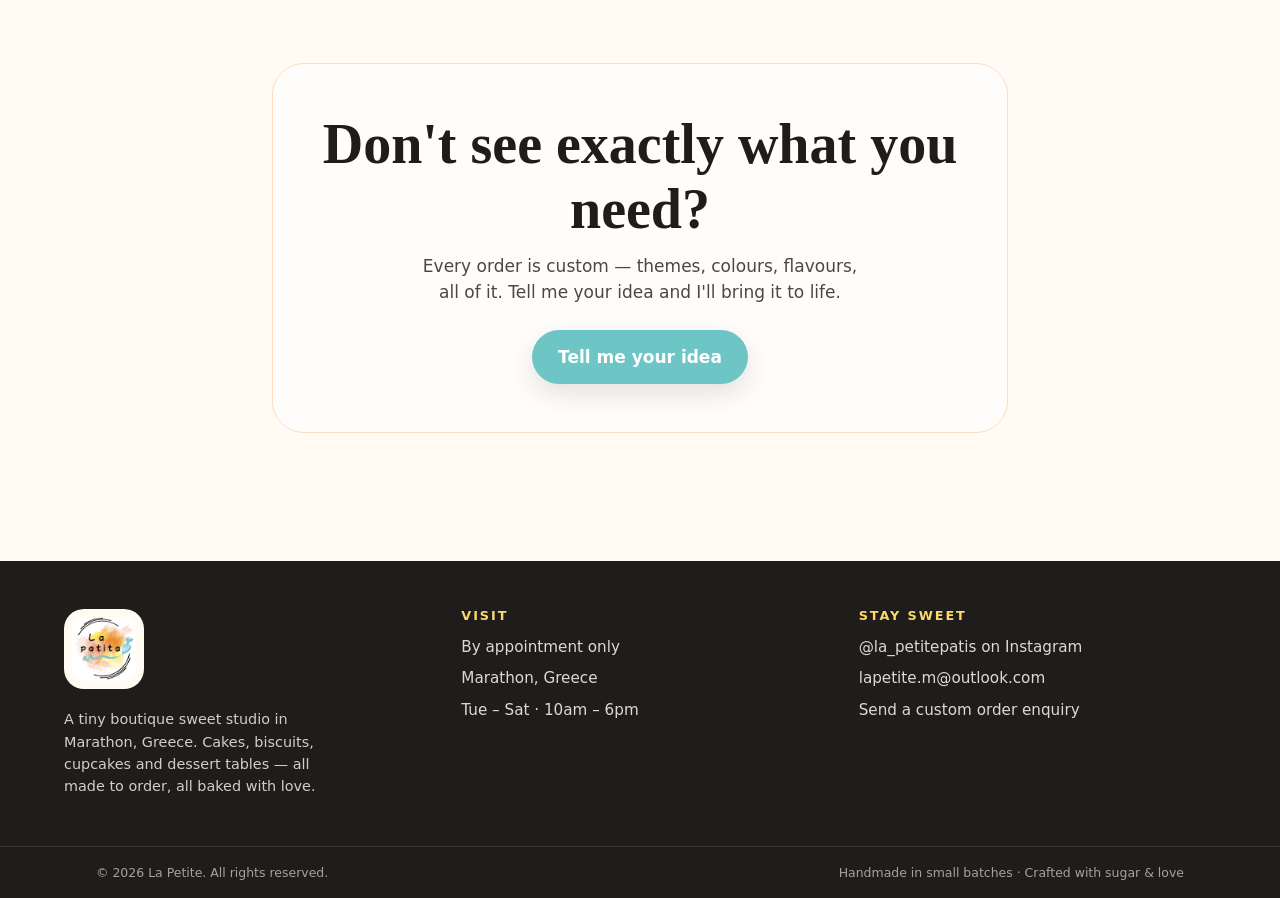
<file: menu.html>
<!doctype html>
<html lang="en">
<head>
  <meta charset="utf-8" />
  <meta name="viewport" content="width=device-width, initial-scale=1" />

  <!-- Security headers (meta-equivalent; GitHub Pages can't set HTTP headers) -->
  <meta http-equiv="Content-Security-Policy" content="default-src 'self'; script-src 'self'; style-src 'self' 'unsafe-inline' https://fonts.googleapis.com; font-src 'self' https://fonts.gstatic.com; img-src 'self' data:; connect-src 'self'; form-action 'self' mailto:; base-uri 'self'; object-src 'none'; upgrade-insecure-requests" />
  <meta name="referrer" content="strict-origin-when-cross-origin" />
  <meta http-equiv="X-Content-Type-Options" content="nosniff" />

  <title data-i18n="title_menu">Services — La Petite</title>
  <meta name="description" content="La Petite's services: bespoke cakes, hand-iced biscuits, themed cupcakes, sweets and full dessert tables for celebrations in Marathon, Greece." />

  <link rel="preconnect" href="https://fonts.googleapis.com" />
  <link rel="preconnect" href="https://fonts.gstatic.com" crossorigin />
  <link href="https://fonts.googleapis.com/css2?family=Caveat:wght@400;700&family=Quicksand:wght@400;500;600;700&display=swap" rel="stylesheet" />
  <link rel="stylesheet" href="assets/css/styles.css" />
  <link rel="icon" type="image/png" href="assets/images/logo.png" />
</head>
<body>

  <header class="site-header">
    <div class="container nav">
      <a class="brand" href="index.html" aria-label="La Petite">
        <img src="assets/images/logo.png" alt="La Petite" />
      </a>
      <ul class="nav-links">
        <li><a href="index.html"   data-nav="index.html" data-i18n="nav_home">Home</a></li>
        <li><a href="menu.html"    data-nav="menu.html"  data-i18n="nav_menu">Services</a></li>
        <li><a href="about.html"   data-nav="about.html" data-i18n="nav_about">About</a></li>
        <li><a href="contact.html" data-nav="contact.html" data-i18n="nav_contact">Contact</a></li>
        <li>
          <div class="lang-switch">
            <button type="button" data-lang="en">EN</button>
            <button type="button" data-lang="el">ΕΛ</button>
          </div>
        </li>
        <li><a class="btn btn-primary" href="contact.html" data-i18n="nav_cta">Get a Quote</a></li>
      </ul>
      <button class="nav-toggle" aria-expanded="false" aria-controls="mobile-menu" data-i18n-attr="aria-label:nav_toggle_aria">
        <svg class="icon-open" viewBox="0 0 24 24" fill="none" stroke="currentColor" stroke-width="2" stroke-linecap="round"><line x1="4" y1="7" x2="20" y2="7"/><line x1="4" y1="12" x2="20" y2="12"/><line x1="4" y1="17" x2="20" y2="17"/></svg>
        <svg class="icon-close" viewBox="0 0 24 24" fill="none" stroke="currentColor" stroke-width="2" stroke-linecap="round"><line x1="6" y1="6" x2="18" y2="18"/><line x1="6" y1="18" x2="18" y2="6"/></svg>
      </button>
    </div>
    <nav id="mobile-menu" class="mobile-menu" aria-label="Mobile">
      <ul>
        <li><a href="index.html"   data-nav="index.html" data-i18n="nav_home">Home</a></li>
        <li><a href="menu.html"    data-nav="menu.html"  data-i18n="nav_menu">Services</a></li>
        <li><a href="about.html"   data-nav="about.html" data-i18n="nav_about">About</a></li>
        <li><a href="contact.html" data-nav="contact.html" data-i18n="nav_contact">Contact</a></li>
        <li>
          <div class="lang-switch">
            <button type="button" data-lang="en">EN</button>
            <button type="button" data-lang="el">ΕΛ</button>
          </div>
        </li>
        <li><a class="btn btn-primary" href="contact.html" data-i18n="nav_cta">Get a Quote</a></li>
      </ul>
    </nav>
  </header>

  <main>
    <section class="section">
      <div class="container text-center">
        <span class="eyebrow" data-i18n="menu_eyebrow">Services</span>
        <h1 class="font-display" style="font-size:clamp(2.5rem,5vw,4rem); margin-top:0.5rem;" data-i18n="menu_title">Made for every celebration</h1>
        <p class="section-intro" data-i18n="menu_intro">
          Everything is made to order around your event, your colours and the
          people you love. Pricing depends on size, design complexity and
          delivery — get in touch for a personal quote within 48 hours.
        </p>
      </div>
    </section>

    <section class="section" style="padding-top:0">
      <div class="container">
        <div class="cake-grid">

          <!-- CAKES -->
          <article class="cake-card">
            <a class="cake-thumb has-photo" href="?cat=cakes#gallery" data-i18n-attr="aria-label:svc_view_gallery_cakes" aria-label="View cake gallery">
              <img src="assets/images/gallery/cake-unicorn.jpg" alt="" loading="lazy" />
              <span class="name" data-i18n="svc_cake_name">Cakes</span>
            </a>
            <div class="cake-body">
              <h3 data-i18n="svc_cake_name">Cakes</h3>
              <p class="tagline" data-i18n="svc_cake_tag">Bespoke birthday, baptism &amp; celebration cakes</p>
              <p class="desc" data-i18n="svc_cake_desc">Sculpted character cakes, themed designs, number cakes, baptism and wedding cakes — all custom-made around your celebration.</p>
              <div class="meta">
                <span class="price" data-i18n="price_on_request">Price on request</span>
                <a class="enquire" href="contact.html?cake=cake" data-i18n="menu_quote_short">Get a quote</a>
              </div>
            </div>
          </article>

          <!-- BISCUITS -->
          <article class="cake-card">
            <a class="cake-thumb has-photo" href="?cat=biscuits#gallery" data-i18n-attr="aria-label:svc_view_gallery_biscuits" aria-label="View biscuit gallery">
              <img src="assets/images/gallery/biscuit-horses.jpg" alt="" loading="lazy" />
              <span class="name" data-i18n="svc_biscuit_name">Biscuits</span>
            </a>
            <div class="cake-body">
              <h3 data-i18n="svc_biscuit_name">Biscuits</h3>
              <p class="tagline" data-i18n="svc_biscuit_tag">Hand-iced cookies &amp; themed biscuit sets</p>
              <p class="desc" data-i18n="svc_biscuit_desc">Royal-iced sugar biscuits in any shape, colour or design — perfect for party favours, wedding gifts or to match a cake.</p>
              <div class="meta">
                <span class="price" data-i18n="price_on_request">Price on request</span>
                <a class="enquire" href="contact.html?cake=biscuits" data-i18n="menu_quote_short">Get a quote</a>
              </div>
            </div>
          </article>

          <!-- CUPCAKES -->
          <article class="cake-card">
            <a class="cake-thumb bg-cupcake" href="?cat=cupcakes#gallery" data-i18n-attr="aria-label:svc_view_gallery_cupcakes" aria-label="View cupcake gallery">
              <span class="name" data-i18n="svc_cupcakes_name">Cupcakes</span>
            </a>
            <div class="cake-body">
              <h3 data-i18n="svc_cupcakes_name">Cupcakes</h3>
              <p class="tagline" data-i18n="svc_cupcakes_tag">Themed cupcakes for parties &amp; gatherings</p>
              <p class="desc" data-i18n="svc_cupcakes_desc">Soft, fluffy cupcakes with buttercream swirls, fondant toppers or matching themes — wonderful on their own or alongside a cake.</p>
              <div class="meta">
                <span class="price" data-i18n="price_on_request">Price on request</span>
                <a class="enquire" href="contact.html?cake=cupcakes" data-i18n="menu_quote_short">Get a quote</a>
              </div>
            </div>
          </article>

          <!-- SWEETS -->
          <article class="cake-card">
            <a class="cake-thumb bg-sweets" href="?cat=sweets#gallery" data-i18n-attr="aria-label:svc_view_gallery_sweets" aria-label="View sweets gallery">
              <span class="name" data-i18n="svc_sweets_name">Sweets</span>
            </a>
            <div class="cake-body">
              <h3 data-i18n="svc_sweets_name">Sweets</h3>
              <p class="tagline" data-i18n="svc_sweets_tag">Cake pops, mini desserts &amp; sweet jars</p>
              <p class="desc" data-i18n="svc_sweets_desc">Bite-sized sweet treats — cake pops, mini tarts, brownies and chocolate dips — perfect for adding variety to a celebration table.</p>
              <div class="meta">
                <span class="price" data-i18n="price_on_request">Price on request</span>
                <a class="enquire" href="contact.html?cake=sweets" data-i18n="menu_quote_short">Get a quote</a>
              </div>
            </div>
          </article>

          <!-- CANDY BAR -->
          <article class="cake-card">
            <a class="cake-thumb bg-candy" href="?cat=candy#gallery" data-i18n-attr="aria-label:svc_view_gallery_candy" aria-label="View candy bar gallery">
              <span class="name" data-i18n="svc_candy_name">Candy bar</span>
            </a>
            <div class="cake-body">
              <h3 data-i18n="svc_candy_name">Candy bar</h3>
              <p class="tagline" data-i18n="svc_candy_tag">A full dessert table for your event</p>
              <p class="desc" data-i18n="svc_candy_desc">Coordinated dessert tables for baptisms, weddings and parties — cake, cupcakes, biscuits, cake pops and sweets all themed together, set up at your venue.</p>
              <div class="meta">
                <span class="price" data-i18n="price_on_request">Price on request</span>
                <a class="enquire" href="contact.html?cake=candy%20bar" data-i18n="menu_quote_short">Get a quote</a>
              </div>
            </div>
          </article>

        </div>
      </div>
    </section>

    <!-- GALLERY -->
    <section id="gallery" class="section section-light" style="scroll-margin-top:5rem">
      <div class="container">
        <div class="section-head">
          <span class="eyebrow" data-i18n="home_gallery_eyebrow">Past bakes</span>
          <h2 data-i18n="home_gallery_title">A little look at the kitchen</h2>
        </div>

        <div class="gallery-filters" role="tablist" aria-label="Filter past bakes by category">
          <button type="button" data-filter="all"      class="is-active" data-i18n="gallery_filter_all">All</button>
          <button type="button" data-filter="cakes"    data-i18n="svc_cake_name">Cakes</button>
          <button type="button" data-filter="biscuits" data-i18n="svc_biscuit_name">Biscuits</button>
          <button type="button" data-filter="cupcakes" data-i18n="svc_cupcakes_name">Cupcakes</button>
          <button type="button" data-filter="sweets"   data-i18n="svc_sweets_name">Sweets</button>
          <button type="button" data-filter="candy"    data-i18n="svc_candy_name">Candy bar</button>
        </div>

        <div class="mini-gallery">
          <a data-cat="cakes"    href="https://www.instagram.com/la_petitepatis/" target="_blank" rel="noopener"><img src="assets/images/gallery/cake-unicorn.jpg"         alt="" loading="lazy" /></a>
          <a data-cat="cakes"    href="https://www.instagram.com/la_petitepatis/" target="_blank" rel="noopener"><img src="assets/images/gallery/cake-unicorn-2.jpg"       alt="" loading="lazy" /></a>
          <a data-cat="cakes"    href="https://www.instagram.com/la_petitepatis/" target="_blank" rel="noopener"><img src="assets/images/gallery/cake-mermaid.jpg"         alt="" loading="lazy" /></a>
          <a data-cat="cakes"    href="https://www.instagram.com/la_petitepatis/" target="_blank" rel="noopener"><img src="assets/images/gallery/cake-spiderman.jpg"       alt="" loading="lazy" /></a>
          <a data-cat="cakes"    href="https://www.instagram.com/la_petitepatis/" target="_blank" rel="noopener"><img src="assets/images/gallery/cake-minnie.jpg"          alt="" loading="lazy" /></a>
          <a data-cat="cakes"    href="https://www.instagram.com/la_petitepatis/" target="_blank" rel="noopener"><img src="assets/images/gallery/cake-pokemon.jpg"         alt="" loading="lazy" /></a>
          <a data-cat="cakes"    href="https://www.instagram.com/la_petitepatis/" target="_blank" rel="noopener"><img src="assets/images/gallery/cake-panda.jpg"           alt="" loading="lazy" /></a>
          <a data-cat="cakes"    href="https://www.instagram.com/la_petitepatis/" target="_blank" rel="noopener"><img src="assets/images/gallery/cake-dinosaur.jpg"        alt="" loading="lazy" /></a>
          <a data-cat="cakes"    href="https://www.instagram.com/la_petitepatis/" target="_blank" rel="noopener"><img src="assets/images/gallery/cake-cars.jpg"            alt="" loading="lazy" /></a>
          <a data-cat="cakes"    href="https://www.instagram.com/la_petitepatis/" target="_blank" rel="noopener"><img src="assets/images/gallery/cake-cars2.webp"          alt="" loading="lazy" /></a>
          <a data-cat="cakes"    href="https://www.instagram.com/la_petitepatis/" target="_blank" rel="noopener"><img src="assets/images/gallery/cake-football.jpg"        alt="" loading="lazy" /></a>
          <a data-cat="cakes"    href="https://www.instagram.com/la_petitepatis/" target="_blank" rel="noopener"><img src="assets/images/gallery/cake-drums.jpg"           alt="" loading="lazy" /></a>
          <a data-cat="cakes"    href="https://www.instagram.com/la_petitepatis/" target="_blank" rel="noopener"><img src="assets/images/gallery/cake-clown.jpg"           alt="" loading="lazy" /></a>
          <a data-cat="cakes"    href="https://www.instagram.com/la_petitepatis/" target="_blank" rel="noopener"><img src="assets/images/gallery/cake-looneytoons.jpg"     alt="" loading="lazy" /></a>
          <a data-cat="cakes"    href="https://www.instagram.com/la_petitepatis/" target="_blank" rel="noopener"><img src="assets/images/gallery/cake-haloween-boo.jpg"    alt="" loading="lazy" /></a>
          <a data-cat="cakes"    href="https://www.instagram.com/la_petitepatis/" target="_blank" rel="noopener"><img src="assets/images/gallery/cake-watermelon.jpg"      alt="" loading="lazy" /></a>
          <a data-cat="cakes"    href="https://www.instagram.com/la_petitepatis/" target="_blank" rel="noopener"><img src="assets/images/gallery/cake-bush-de-noel.jpg"    alt="" loading="lazy" /></a>
          <a data-cat="cakes"    href="https://www.instagram.com/la_petitepatis/" target="_blank" rel="noopener"><img src="assets/images/gallery/cake-whiskey-PB.jpg"      alt="" loading="lazy" /></a>
          <a data-cat="cakes"    href="https://www.instagram.com/la_petitepatis/" target="_blank" rel="noopener"><img src="assets/images/gallery/cake-pink-floral.jpg"     alt="" loading="lazy" /></a>
          <a data-cat="cakes"    href="https://www.instagram.com/la_petitepatis/" target="_blank" rel="noopener"><img src="assets/images/gallery/cake-themed-1.jpg"        alt="" loading="lazy" /></a>
          <a data-cat="cakes"    href="https://www.instagram.com/la_petitepatis/" target="_blank" rel="noopener"><img src="assets/images/gallery/cake-themed-2.jpg"        alt="" loading="lazy" /></a>
          <a data-cat="cakes"    href="https://www.instagram.com/la_petitepatis/" target="_blank" rel="noopener"><img src="assets/images/gallery/cake-rainbow.webp"        alt="" loading="lazy" /></a>
          <a data-cat="cakes"    href="https://www.instagram.com/la_petitepatis/" target="_blank" rel="noopener"><img src="assets/images/gallery/cake-celebration-1.jpg"   alt="" loading="lazy" /></a>
          <a data-cat="cakes"    href="https://www.instagram.com/la_petitepatis/" target="_blank" rel="noopener"><img src="assets/images/gallery/cake-celebration-2.jpg"   alt="" loading="lazy" /></a>
          <a data-cat="cakes"    href="https://www.instagram.com/la_petitepatis/" target="_blank" rel="noopener"><img src="assets/images/gallery/cake-celebration-6.jpg"   alt="" loading="lazy" /></a>
          <a data-cat="cakes"    href="https://www.instagram.com/la_petitepatis/" target="_blank" rel="noopener"><img src="assets/images/gallery/cake-character-1.jpg"     alt="" loading="lazy" /></a>
          <a data-cat="cakes"    href="https://www.instagram.com/la_petitepatis/" target="_blank" rel="noopener"><img src="assets/images/gallery/cake-character-2.jpg"     alt="" loading="lazy" /></a>
          <a data-cat="cakes"    href="https://www.instagram.com/la_petitepatis/" target="_blank" rel="noopener"><img src="assets/images/gallery/cake-character-3.jpg"     alt="" loading="lazy" /></a>
          <a data-cat="biscuits" href="https://www.instagram.com/la_petitepatis/" target="_blank" rel="noopener"><img src="assets/images/gallery/biscuit-horses.jpg"       alt="" loading="lazy" /></a>
          <a data-cat="biscuits" href="https://www.instagram.com/la_petitepatis/" target="_blank" rel="noopener"><img src="assets/images/gallery/biscuits-chocolate.png"   alt="" loading="lazy" /></a>
          <a data-cat="biscuits" href="https://www.instagram.com/la_petitepatis/" target="_blank" rel="noopener"><img src="assets/images/gallery/biscuits-1.jpg"           alt="" loading="lazy" /></a>
          <a data-cat="biscuits" href="https://www.instagram.com/la_petitepatis/" target="_blank" rel="noopener"><img src="assets/images/gallery/biscuits-2.jpg"           alt="" loading="lazy" /></a>
          <a data-cat="biscuits" href="https://www.instagram.com/la_petitepatis/" target="_blank" rel="noopener"><img src="assets/images/gallery/biscuits-3.jpg"           alt="" loading="lazy" /></a>
          <a data-cat="biscuits" href="https://www.instagram.com/la_petitepatis/" target="_blank" rel="noopener"><img src="assets/images/gallery/biscuits-4.jpg"           alt="" loading="lazy" /></a>
          <a data-cat="biscuits" href="https://www.instagram.com/la_petitepatis/" target="_blank" rel="noopener"><img src="assets/images/gallery/biscuits-6.jpg"           alt="" loading="lazy" /></a>
          <a data-cat="biscuits" href="https://www.instagram.com/la_petitepatis/" target="_blank" rel="noopener"><img src="assets/images/gallery/biscuits-7.jpg"           alt="" loading="lazy" /></a>
          <a data-cat="sweets"   href="https://www.instagram.com/la_petitepatis/" target="_blank" rel="noopener"><img src="assets/images/gallery/pie-lemonpie.jpg"         alt="" loading="lazy" /></a>
          <a data-cat="sweets"   href="https://www.instagram.com/la_petitepatis/" target="_blank" rel="noopener"><img src="assets/images/gallery/pie-lotus.jpg"            alt="" loading="lazy" /></a>
        </div>

        <div class="gallery-empty is-hidden" role="status" aria-live="polite">
          <h3 data-i18n="gallery_empty_title">More photos coming soon</h3>
          <p data-i18n="gallery_empty_text">I'm still photographing this category. In the meantime, send me your idea and I'll bring it to life.</p>
          <a class="btn btn-primary" href="contact.html" data-i18n="gallery_empty_btn">Get a quote</a>
        </div>
      </div>
    </section>

    <section class="section">
      <div class="container" style="max-width:50rem">
        <div class="banner-cta" style="background:rgba(255,255,255,0.7); color:var(--ink); border:1px solid var(--peach-soft); box-shadow:none;">
          <h2 style="color:var(--ink)" data-i18n="menu_custom_title">Don't see exactly what you need?</h2>
          <p style="color:var(--ink-soft)" data-i18n="menu_custom_text">Every order is custom — themes, colours, flavours, all of it. Tell me your idea and I'll bring it to life.</p>
          <a class="btn btn-primary" href="contact.html" data-i18n="menu_custom_btn">Tell me your idea</a>
        </div>
      </div>
    </section>
  </main>

  <footer class="site-footer">
    <div class="container footer-grid">
      <div>
        <img class="footer-brand-img" src="assets/images/logo.png" alt="La Petite" />
        <p data-i18n="footer_tagline">A tiny boutique sweet studio in Marathon, Greece.</p>
      </div>
      <div>
        <h4 data-i18n="footer_visit">Visit</h4>
        <ul>
          <li data-i18n="footer_appt">By appointment only</li>
          <li data-i18n="footer_loc">Marathon, Greece</li>
          <li data-i18n="footer_hours">Tue – Sat · 10am – 6pm</li>
        </ul>
      </div>
      <div>
        <h4 data-i18n="footer_stay">Stay sweet</h4>
        <ul>
          <li><a href="https://www.instagram.com/la_petitepatis/" target="_blank" rel="noopener" data-i18n="footer_insta">@la_petitepatis on Instagram</a></li>
          <li><a href="mailto:lapetite.m@outlook.com">lapetite.m@outlook.com</a></li>
          <li><a href="contact.html" data-i18n="footer_enquiry">Send a custom order enquiry</a></li>
        </ul>
      </div>
    </div>
    <div class="footer-bar">
      <div class="container">
        <p data-i18n-year="footer_rights">© <span id="year"></span> La Petite. All rights reserved.</p>
        <p data-i18n="footer_handmade">Handmade in small batches · Crafted with sugar &amp; love</p>
      </div>
    </div>
  </footer>

  <script src="assets/js/i18n.js" defer></script>
  <script src="assets/js/nav.js" defer></script>
  <script src="assets/js/gallery.js" defer></script>
</body>
</html>
</file>
<file: assets/css/styles.css>
/* ============================================================
   La Petite — palette inspired by the watercolour logo
   (warm peach + coral, sunny yellow, turquoise piping, ink)
   ============================================================ */

/* ---------- Tokens ---------- */
:root {
  /* Warm watercolour neutrals */
  --cream:        #fffaf2;
  --cream-soft:   #fdeede;
  --paper:        #fff5e8;

  /* Warm accents (peach + coral from the wash) */
  --peach:        #f6b98a;
  --peach-soft:   #fcdcc1;
  --coral:        #ef8a6f;
  --coral-deep:   #d96a4f;

  /* Sunny yellow centre */
  --sun:          #ffd76b;
  --sun-soft:     #ffe9a8;

  /* Turquoise / teal piping */
  --teal:         #6ec5c6;
  --teal-soft:    #b8e2e3;
  --teal-deep:    #3fa3a4;

  /* Ink / text */
  --ink:          #1f1d1c;
  --ink-soft:     #4b4744;
  --ink-mute:     #7a7470;

  --shadow-sm:    0 4px 10px rgba(31, 29, 28, 0.07);
  --shadow-md:    0 10px 25px rgba(31, 29, 28, 0.12);
  --shadow-lg:    0 20px 45px rgba(31, 29, 28, 0.18);
  --radius-sm:    0.75rem;
  --radius-md:    1.25rem;
  --radius-lg:    2rem;
  --radius-pill:  999px;
  --max-width:    72rem;
}

/* ---------- Reset ---------- */
*,
*::before,
*::after { box-sizing: border-box; }

html { scroll-behavior: smooth; }

body {
  margin: 0;
  min-height: 100vh;
  display: flex;
  flex-direction: column;
  color: var(--ink);
  background: var(--cream);
  font-family: "Quicksand", ui-sans-serif, system-ui, -apple-system,
    "Segoe UI", Roboto, sans-serif;
  font-size: 17px;
  line-height: 1.55;
  background-image:
    radial-gradient(circle at 12% 0%,  rgba(246, 185, 138, 0.35), transparent 45%),
    radial-gradient(circle at 88% 8%,  rgba(110, 197, 198, 0.28), transparent 45%),
    radial-gradient(circle at 50% 100%,rgba(255, 215, 107, 0.28), transparent 50%);
  background-attachment: fixed;
}

/* Greek glyphs (especially bold weights) render visually larger than their
   Latin counterparts in the same point size. When the page is in Greek,
   nudge the type scale down by ~6% so headings and bold text feel balanced
   with the English layout. */
:root[lang="el"]      { font-size: 15px; }   /* default 16px → rem-based sizes */
:root[lang="el"] body { font-size: 16px; }   /* matches body's explicit px size */

img { max-width: 100%; display: block; }
a   { color: inherit; }

h1, h2, h3, h4 {
  margin: 0;
  line-height: 1.15;
  color: var(--ink);
}

p { margin: 0; }

button { font: inherit; cursor: pointer; }

/* ---------- Layout helpers ---------- */
.container {
  width: 100%;
  max-width: var(--max-width);
  margin: 0 auto;
  padding: 0 1.25rem;
}
@media (min-width: 640px) { .container { padding: 0 2rem; } }

main { flex: 1 0 auto; width: 100%; }

.section { padding: 4rem 0; }
.section-lg { padding: 5.5rem 0; }
.text-center { text-align: center; }

/* ---------- Display font (matches logo's hand-drawn marker) ---------- */
.font-display {
  font-family: "Caveat", "Patrick Hand", "Segoe Script", cursive;
  font-weight: 700;
  letter-spacing: 0.5px;
  line-height: 1;
}

.eyebrow {
  display: inline-block;
  text-transform: uppercase;
  letter-spacing: 0.18em;
  font-size: 0.75rem;
  font-weight: 700;
  color: var(--coral-deep);
}

/* ---------- Buttons ---------- */
.btn {
  display: inline-flex;
  align-items: center;
  justify-content: center;
  gap: 0.5rem;
  padding: 0.75rem 1.5rem;
  border-radius: var(--radius-pill);
  font-weight: 700;
  text-decoration: none;
  border: 2px solid transparent;
  transition: background-color 0.2s ease, color 0.2s ease,
              border-color 0.2s ease, transform 0.15s ease;
  white-space: nowrap;
}
.btn:hover { transform: translateY(-1px); }
.btn:focus-visible {
  outline: 3px solid var(--teal-soft);
  outline-offset: 2px;
}

.btn-primary {
  background: var(--teal);
  color: #fff;
  box-shadow: var(--shadow-md);
}
.btn-primary:hover { background: var(--teal-deep); }

.btn-ghost {
  background: rgba(255, 255, 255, 0.75);
  color: var(--ink);
  border-color: var(--peach);
  backdrop-filter: blur(6px);
}
.btn-ghost:hover { border-color: var(--coral); color: var(--coral-deep); }

.btn-light {
  background: #fff;
  color: var(--coral-deep);
  box-shadow: var(--shadow-sm);
}
.btn-light:hover { background: var(--ink); color: #fff; }

/* ---------- Header / Nav ---------- */
.site-header {
  position: sticky;
  top: 0;
  z-index: 50;
  backdrop-filter: blur(10px);
  background: rgba(255, 250, 242, 0.88);
  border-bottom: 1px solid var(--peach-soft);
}

.nav {
  display: flex;
  align-items: center;
  justify-content: space-between;
  padding: 0.5rem 0;
  gap: 1rem;
}

.brand {
  display: inline-flex;
  align-items: center;
  text-decoration: none;
  color: var(--ink);
  flex-shrink: 0;
}
.brand img {
  height: 56px;
  width: auto;
}

.nav-links {
  list-style: none;
  display: none;
  gap: 2rem;
  margin: 0;
  padding: 0;
  align-items: center;
}
.nav-links a {
  text-decoration: none;
  text-transform: uppercase;
  letter-spacing: 0.08em;
  font-size: 0.85rem;
  font-weight: 700;
  color: var(--ink);
  transition: color 0.2s;
}
.nav-links a:hover,
.nav-links a.active { color: var(--teal-deep); }

.nav-toggle {
  display: inline-flex;
  align-items: center;
  justify-content: center;
  width: 2.5rem;
  height: 2.5rem;
  background: transparent;
  border: none;
  border-radius: 0.5rem;
  color: var(--ink);
}
.nav-toggle:hover { background: var(--peach-soft); }
.nav-toggle svg { width: 24px; height: 24px; }
.nav-toggle .icon-close { display: none; }
.nav-toggle[aria-expanded="true"] .icon-open  { display: none; }
.nav-toggle[aria-expanded="true"] .icon-close { display: block; }

.mobile-menu {
  display: none;
  border-top: 1px solid var(--peach-soft);
  background: rgba(255, 250, 242, 0.97);
}
.mobile-menu.open { display: block; }
.mobile-menu ul {
  list-style: none;
  margin: 0;
  padding: 1rem 1.25rem;
  display: flex;
  flex-direction: column;
  gap: 0.5rem;
}
.mobile-menu a {
  display: block;
  padding: 0.65rem 0.25rem;
  text-decoration: none;
  font-weight: 700;
  color: var(--ink);
}
.mobile-menu a.active { color: var(--teal-deep); }
.mobile-menu .btn { align-self: flex-start; margin-top: 0.5rem; }

@media (min-width: 800px) {
  .nav-links  { display: flex; }
  .nav-toggle { display: none; }
  .mobile-menu { display: none !important; }
  .brand img { height: 64px; }
}

/* ---------- Language switch ---------- */
.lang-switch {
  display: inline-flex;
  align-items: stretch;
  border: 1.5px solid var(--peach);
  border-radius: var(--radius-pill);
  overflow: hidden;
  font-size: 0.78rem;
  font-weight: 700;
  background: rgba(255, 255, 255, 0.6);
}
.lang-switch button {
  background: transparent;
  border: none;
  padding: 0.35rem 0.75rem;
  color: var(--ink-soft);
  cursor: pointer;
  letter-spacing: 0.04em;
  transition: background-color 0.2s, color 0.2s;
}
.lang-switch button:hover { color: var(--ink); }
.lang-switch button.active {
  background: var(--teal);
  color: #fff;
}
.lang-switch button:focus-visible {
  outline: 2px solid var(--teal-deep);
  outline-offset: -2px;
}

/* On the mobile menu, give it a little breathing room */
.mobile-menu .lang-switch { margin-top: 0.25rem; align-self: flex-start; }

/* ---------- Hero ---------- */
.hero { position: relative; overflow: hidden; }
.hero-grid {
  display: grid;
  grid-template-columns: 1fr;
  gap: 3rem;
  padding: 4rem 0 5rem;
  align-items: center;
}
.hero h1 {
  font-family: "Caveat", "Patrick Hand", "Segoe Script", cursive;
  font-weight: 700;
  font-size: clamp(3rem, 7vw, 5.5rem);
  color: var(--coral-deep);
  margin-top: 1rem;
  line-height: 1;
}
.hero h1 span { color: var(--ink); display: block; text-wrap: balance; }

/* Greek hero title is longer than the English one — shrink it so each
   span (line) still fits on a single row instead of wrapping to 4–5. */
:root[lang="el"] .hero h1 {
  font-size: clamp(2.25rem, 5vw, 3.5rem);
}
.hero p {
  margin-top: 1.25rem;
  max-width: 28rem;
  color: var(--ink-soft);
  font-size: 1.1rem;
}
.hero-cta {
  display: flex;
  flex-wrap: wrap;
  gap: 0.75rem;
  margin-top: 2rem;
}
.hero-stats {
  display: grid;
  grid-template-columns: repeat(3, 1fr);
  gap: 0.75rem;
  margin-top: 2.5rem;
  max-width: 28rem;
  list-style: none;
  padding: 0;
}
.hero-stats li {
  background: rgba(255, 255, 255, 0.75);
  backdrop-filter: blur(6px);
  border: 1px solid var(--peach-soft);
  border-radius: var(--radius-md);
  text-align: center;
  padding: 0.85rem 0.5rem;
}
.hero-stats .num {
  display: block;
  font-family: "Caveat", "Patrick Hand", cursive;
  font-weight: 700;
  font-size: 1.9rem;
  color: var(--teal-deep);
  line-height: 1;
}
.hero-stats .label {
  font-size: 0.75rem;
  color: var(--ink-mute);
}

/* Decorative cake stack — recoloured to logo palette */
.cake-stack-wrap {
  position: relative;
  height: 22rem;
  display: flex;
  align-items: flex-end;
  justify-content: center;
}
.cake-stack {
  position: relative;
  width: min(22rem, 100%);
  animation: float-slow 6s ease-in-out infinite;
}
.tier {
  margin-inline: auto;
  border-radius: 1.5rem;
  box-shadow: var(--shadow-md);
}
.tier.top    { width: 45%; height: 3rem;  border-radius: 999px 999px 1rem 1rem;
               background: linear-gradient(90deg, var(--peach-soft), var(--peach)); }
.tier.middle { width: 60%; height: 5rem; margin-top: -0.25rem;
               background: linear-gradient(90deg, var(--coral), var(--peach));
               display: flex; align-items: center; justify-content: center;
               color: #fff; font-family: "Caveat", cursive;
               font-weight: 700; font-size: 1.7rem; }
.tier.lower  { width: 78%; height: 6rem; margin-top: -0.5rem;
               background: linear-gradient(90deg, var(--teal), var(--sun)); }
.tier.base   { width: 95%; height: 7rem; margin-top: -0.5rem;
               background: linear-gradient(90deg, var(--peach-soft), var(--cream), var(--teal-soft));
               box-shadow: var(--shadow-lg); }
.plate {
  width: 90%;
  height: 0.6rem;
  margin: 0.6rem auto 0;
  border-radius: 999px;
  background: rgba(31, 29, 28, 0.12);
}
.sprinkle {
  position: absolute;
  width: 12px;
  height: 12px;
  border-radius: 50%;
}
.sprinkle.s1 { background: var(--sun);       top: -1rem;  left: 2rem;    transform: rotate(45deg); }
.sprinkle.s2 { background: var(--coral);     top: 0.5rem; right: 2.5rem; transform: rotate(12deg); }
.sprinkle.s3 { background: var(--teal);      top: 5rem;   left: -0.5rem; }
.sprinkle.s4 { background: var(--peach-soft);top: 8rem;   right: 0; }

@keyframes float-slow {
  0%, 100% { transform: translateY(0) rotate(0); }
  50%      { transform: translateY(-10px) rotate(2deg); }
}

/* Hero photo (replaces the CSS cake stack) */
.hero-photo {
  position: relative;
  border-radius: var(--radius-lg);
  overflow: hidden;
  box-shadow: var(--shadow-lg);
  aspect-ratio: 4 / 5;
  max-width: 28rem;
  margin: 0 auto;
  background: var(--peach-soft);
}
.hero-photo img {
  width: 100%;
  height: 100%;
  object-fit: cover;
  display: block;
}
.hero-photo::before,
.hero-photo::after {
  content: "";
  position: absolute;
  border-radius: 50%;
  z-index: 2;
  pointer-events: none;
}
.hero-photo::before {
  width: 14px; height: 14px;
  background: var(--sun);
  top: -7px; right: 2rem;
}
.hero-photo::after {
  width: 18px; height: 18px;
  background: var(--teal);
  bottom: 1.5rem; left: -9px;
}

/* Past bakes mini-gallery */
.mini-gallery {
  display: grid;
  grid-template-columns: repeat(2, 1fr);
  gap: 0.75rem;
}
@media (min-width: 600px) { .mini-gallery { grid-template-columns: repeat(3, 1fr); } }
@media (min-width: 950px) { .mini-gallery { grid-template-columns: repeat(6, 1fr); } }

.mini-gallery a {
  display: block;
  aspect-ratio: 1;
  border-radius: var(--radius-md);
  overflow: hidden;
  box-shadow: var(--shadow-sm);
  transition: transform 0.2s ease, box-shadow 0.2s ease;
}
.mini-gallery a:hover {
  transform: translateY(-3px);
  box-shadow: var(--shadow-md);
}
.mini-gallery img {
  width: 100%; height: 100%; object-fit: cover; display: block;
}

@media (min-width: 800px) {
  .hero-grid { grid-template-columns: 1.05fr 1fr; padding: 5rem 0 7rem; }
  .cake-stack-wrap { height: 28rem; }
}

/* ---------- Sections / Cards ---------- */
.section-light {
  background: rgba(255, 255, 255, 0.65);
  backdrop-filter: blur(6px);
  border-block: 1px solid var(--peach-soft);
}

.section-head {
  display: flex;
  flex-direction: column;
  gap: 0.4rem;
  align-items: flex-start;
  margin-bottom: 2.5rem;
}
.section-head.row {
  flex-direction: row;
  flex-wrap: wrap;
  align-items: flex-end;
  justify-content: space-between;
  gap: 1rem;
}
.section-head h2 {
  font-family: "Caveat", "Patrick Hand", cursive;
  font-weight: 700;
  font-size: clamp(2.25rem, 4.5vw, 3.5rem);
}
.section-head .more {
  text-decoration: none;
  font-weight: 700;
  color: var(--teal-deep);
}
.section-head .more:hover { color: var(--coral-deep); }

.section-intro {
  max-width: 38rem;
  margin: 0 auto 2.5rem;
  color: var(--ink-soft);
  font-size: 1.1rem;
}

/* Cake cards grid */
.cake-grid {
  display: grid;
  grid-template-columns: 1fr;
  gap: 1.25rem;
}
@media (min-width: 600px) { .cake-grid { grid-template-columns: repeat(2, 1fr); } }
@media (min-width: 950px) { .cake-grid { grid-template-columns: repeat(3, 1fr); } }

.cake-card {
  background: #fff;
  border-radius: var(--radius-lg);
  overflow: hidden;
  box-shadow: var(--shadow-sm);
  transition: transform 0.2s ease, box-shadow 0.2s ease;
  display: flex;
  flex-direction: column;
}
.cake-card:hover {
  transform: translateY(-4px);
  box-shadow: var(--shadow-lg);
}

.cake-thumb {
  position: relative;
  aspect-ratio: 4 / 3;
  display: flex;
  align-items: center;
  justify-content: center;
  padding: 1rem;
  overflow: hidden;
  background: var(--peach-soft);
}
.cake-thumb img {
  position: absolute;
  inset: 0;
  width: 100%;
  height: 100%;
  object-fit: cover;
  display: block;
}
.cake-thumb .name {
  font-family: "Caveat", "Patrick Hand", cursive;
  font-weight: 700;
  color: #fff;
  font-size: 2rem;
  text-align: center;
  text-shadow: 0 2px 8px rgba(31, 29, 28, 0.45);
  padding: 0 0.5rem;
  line-height: 1;
  position: relative;
  z-index: 1;
}
/* When a photo is present, fade a gradient over the bottom for label legibility */
.cake-thumb.has-photo::after {
  content: "";
  position: absolute;
  inset: 0;
  background: linear-gradient(180deg, transparent 40%, rgba(31, 29, 28, 0.55) 100%);
  pointer-events: none;
}
.cake-thumb.has-photo .name {
  align-self: flex-end;
  margin-top: auto;
  width: 100%;
}
.cake-thumb .badge {
  position: absolute;
  top: 0.75rem; right: 0.75rem;
  background: var(--ink);
  color: var(--cream);
  font-size: 0.65rem;
  font-weight: 700;
  text-transform: uppercase;
  letter-spacing: 0.1em;
  padding: 0.25rem 0.55rem;
  border-radius: var(--radius-pill);
  z-index: 2;
}

/* Service / category gradients (used as fallback when no photo) */
.bg-cake     { background: linear-gradient(135deg, var(--peach-soft), var(--coral), var(--sun)); }
.bg-biscuit  { background: linear-gradient(135deg, var(--sun), var(--peach-soft), var(--teal-soft)); }
.bg-cupcake  { background: linear-gradient(135deg, var(--teal-soft), var(--peach-soft), var(--coral)); }
.bg-sweets   { background: linear-gradient(135deg, var(--coral), var(--sun), var(--teal-soft)); }
.bg-candy    { background: linear-gradient(135deg, var(--peach), var(--sun), var(--teal)); }

.cake-body {
  padding: 1.25rem 1.5rem 1.5rem;
  flex: 1;
  display: flex;
  flex-direction: column;
  gap: 0.6rem;
}
.cake-body h3 { font-size: 1.2rem; margin: 0; }
.cake-body .tagline {
  color: var(--coral-deep);
  font-weight: 600;
  font-size: 0.9rem;
}
.cake-body .desc {
  color: var(--ink-soft);
  font-size: 0.95rem;
}
.cake-body .meta {
  margin-top: auto;
  display: flex;
  align-items: center;
  justify-content: space-between;
  padding-top: 0.5rem;
  gap: 0.75rem;
  flex-wrap: wrap;
}
.cake-body .price {
  color: var(--ink-mute);
  font-weight: 600;
  font-size: 0.85rem;
  font-style: italic;
}
.cake-body .enquire {
  text-decoration: none;
  font-weight: 700;
  color: var(--teal-deep);
  font-size: 0.9rem;
}
.cake-body .enquire:hover { color: var(--coral-deep); }

/* ---------- Steps (How it works) ---------- */
.steps {
  display: grid;
  grid-template-columns: 1fr;
  gap: 1.25rem;
  list-style: none;
  margin: 0;
  padding: 0;
}
@media (min-width: 800px) { .steps { grid-template-columns: repeat(3, 1fr); } }

.step {
  border-radius: var(--radius-lg);
  padding: 1.75rem;
  border: 1px solid rgba(255, 255, 255, 0.6);
  box-shadow: var(--shadow-sm);
}
.step.bg-1 { background: var(--peach-soft); }
.step.bg-2 { background: var(--teal-soft); }
.step.bg-3 { background: var(--sun-soft); }
.step .num {
  font-family: "Caveat", "Patrick Hand", cursive;
  font-weight: 700;
  font-size: 3rem;
  color: var(--teal-deep);
  line-height: 1;
}
.step h3 { margin-top: 0.4rem; font-size: 1.2rem; }
.step p { margin-top: 0.5rem; color: var(--ink-soft); }

/* ---------- Banner CTA ---------- */
.banner-cta {
  border-radius: var(--radius-lg);
  padding: 3rem 1.5rem;
  text-align: center;
  background: linear-gradient(120deg, var(--peach), var(--coral), var(--sun));
  box-shadow: var(--shadow-lg);
  color: #fff;
}
.banner-cta h2 {
  font-family: "Caveat", cursive;
  font-weight: 700;
  color: #fff;
  font-size: clamp(2.25rem, 4.5vw, 3.5rem);
}
.banner-cta p {
  margin: 0.75rem auto 0;
  max-width: 28rem;
  color: rgba(255, 255, 255, 0.95);
}
.banner-cta .btn { margin-top: 1.5rem; }

/* ---------- About page ---------- */
.about-grid {
  display: grid;
  grid-template-columns: 1fr;
  gap: 2.5rem;
  align-items: center;
}
@media (min-width: 800px) { .about-grid { grid-template-columns: 3fr 2fr; } }
.about-portrait {
  position: relative;
  aspect-ratio: 1;
  border-radius: var(--radius-lg);
  background: linear-gradient(135deg, var(--peach), var(--coral), var(--sun));
  box-shadow: var(--shadow-lg);
  overflow: hidden;
  display: flex;
  align-items: center;
  justify-content: center;
}
.about-portrait .greeting {
  font-family: "Caveat", "Patrick Hand", cursive;
  font-weight: 700;
  color: #fff;
  font-size: 2.5rem;
  text-align: center;
  padding: 0 1.5rem;
  line-height: 1;
}
.about-portrait .sprinkle.s1 { top: 1.25rem; left: 1.25rem; background: var(--teal); }
.about-portrait .sprinkle.s2 { bottom: 2rem; right: 1.5rem; background: var(--cream); transform: none; }
.portrait-caption {
  margin-top: 0.75rem;
  font-size: 0.8rem;
  color: var(--ink-mute);
  text-align: center;
  font-style: italic;
}

.value-grid {
  display: grid;
  grid-template-columns: 1fr;
  gap: 1.25rem;
  margin-top: 3rem;
}
@media (min-width: 800px) { .value-grid { grid-template-columns: repeat(3, 1fr); } }
.value {
  border-radius: var(--radius-lg);
  padding: 1.75rem;
  border: 1px solid rgba(255, 255, 255, 0.6);
}
.value h3 {
  font-family: "Caveat", cursive;
  font-weight: 700;
  font-size: 1.9rem;
}
.value p { margin-top: 0.4rem; color: var(--ink-soft); }
.value.v1 { background: var(--peach-soft); }
.value.v2 { background: var(--teal-soft); }
.value.v3 { background: var(--sun-soft); }

/* ---------- Contact page ---------- */
.contact-grid {
  display: grid;
  grid-template-columns: 1fr;
  gap: 2rem;
  margin-top: 3rem;
}
@media (min-width: 900px) { .contact-grid { grid-template-columns: 1fr 2fr; } }

.contact-info {
  display: flex;
  flex-direction: column;
  gap: 1.25rem;
}
.info-card {
  border-radius: var(--radius-lg);
  padding: 1.5rem;
}
.info-card.pink { background: var(--peach-soft); }
.info-card.mint { background: var(--teal-soft); }
.info-card h3 {
  font-family: "Caveat", cursive;
  font-weight: 700;
  font-size: 1.8rem;
}
.info-card ul {
  list-style: none;
  margin: 0.75rem 0 0;
  padding: 0;
  display: flex;
  flex-direction: column;
  gap: 0.5rem;
  font-size: 0.95rem;
  color: var(--ink-soft);
}
.info-card a {
  color: var(--teal-deep);
  font-weight: 700;
  text-decoration: none;
  margin-top: 0.75rem;
  display: inline-block;
}
.info-card a:hover { color: var(--coral-deep); }

/* Form */
.contact-form {
  background: #fff;
  border-radius: var(--radius-lg);
  padding: 1.75rem;
  box-shadow: var(--shadow-md);
  display: flex;
  flex-direction: column;
  gap: 1.1rem;
}
.form-row {
  display: grid;
  grid-template-columns: 1fr;
  gap: 1.1rem;
}
@media (min-width: 600px) { .form-row { grid-template-columns: 1fr 1fr; } }

.field { display: flex; flex-direction: column; gap: 0.35rem; }
.field label {
  font-size: 0.85rem;
  font-weight: 700;
  color: var(--ink);
}
.field label .req { color: var(--coral-deep); }

.field input,
.field textarea {
  width: 100%;
  font: inherit;
  color: var(--ink);
  padding: 0.75rem 1rem;
  border-radius: var(--radius-md);
  border: 2px solid var(--peach-soft);
  background: rgba(253, 238, 222, 0.4);
  transition: border-color 0.2s, box-shadow 0.2s;
}
.field input:focus,
.field textarea:focus {
  outline: none;
  border-color: var(--teal);
  box-shadow: 0 0 0 3px rgba(110, 197, 198, 0.3);
}
.field textarea { resize: vertical; min-height: 7rem; }

.honeypot { position: absolute; left: -9999px; opacity: 0; pointer-events: none; }

.form-msg {
  padding: 0.75rem 1rem;
  border-radius: var(--radius-md);
  font-size: 0.9rem;
  display: none;
}
.form-msg.show { display: block; }
.form-msg.error   { background: #fde3dd; color: #8a2a13; border: 1px solid #f3b6a6; }
.form-msg.success { background: #def4f4; color: #1f5f60; border: 1px solid #a9dcdd; }

.form-foot { font-size: 0.78rem; color: var(--ink-mute); margin: 0; }

/* ---------- Footer ---------- */
.site-footer {
  margin-top: 4rem;
  background: var(--ink);
  color: var(--cream);
}
.footer-grid {
  display: grid;
  grid-template-columns: 1fr;
  gap: 2.5rem;
  padding: 3rem 0;
}
@media (min-width: 800px) { .footer-grid { grid-template-columns: repeat(3, 1fr); } }

.footer-brand-img {
  height: 80px;
  width: auto;
  background: var(--cream);
  padding: 0.5rem;
  border-radius: var(--radius-md);
  display: inline-block;
}
.footer-grid h4 {
  font-size: 0.8rem;
  text-transform: uppercase;
  letter-spacing: 0.15em;
  color: var(--sun);
}
.footer-grid ul {
  list-style: none; margin: 0.75rem 0 0; padding: 0;
  display: flex; flex-direction: column; gap: 0.5rem;
  font-size: 0.95rem;
  color: rgba(255, 250, 242, 0.85);
}
.footer-grid a {
  color: rgba(255, 250, 242, 0.85);
  text-decoration: none;
}
.footer-grid a:hover { color: var(--teal-soft); }
.footer-grid p {
  margin-top: 0.75rem;
  font-size: 0.9rem;
  color: rgba(255, 250, 242, 0.8);
  max-width: 18rem;
}

.footer-bar { border-top: 1px solid rgba(255, 250, 242, 0.1); }
.footer-bar .container {
  padding-block: 1rem;
  display: flex;
  flex-direction: column;
  gap: 0.4rem;
  justify-content: space-between;
  align-items: flex-start;
  font-size: 0.78rem;
  color: rgba(255, 250, 242, 0.6);
}
@media (min-width: 600px) { .footer-bar .container { flex-direction: row; align-items: center; } }

/* ---------- Gallery filters (Past bakes) ---------- */
.gallery-filters {
  display: flex;
  flex-wrap: wrap;
  gap: 0.5rem;
  margin: -0.75rem 0 1.75rem;
}
.gallery-filters button {
  font: inherit;
  cursor: pointer;
  padding: 0.45rem 1rem;
  border: 1px solid var(--peach-soft);
  background: #fff;
  color: var(--ink);
  border-radius: var(--radius-pill);
  font-weight: 600;
  font-size: 0.9rem;
  transition: background 0.15s ease, color 0.15s ease, border-color 0.15s ease, transform 0.15s ease;
}
.gallery-filters button:hover {
  border-color: var(--coral-deep);
  transform: translateY(-1px);
}
.gallery-filters button.is-active {
  background: var(--coral-deep);
  border-color: var(--coral-deep);
  color: #fff;
}
.gallery-filters button:focus-visible {
  outline: 2px solid var(--teal-deep);
  outline-offset: 2px;
}

.mini-gallery a.is-hidden { display: none; }

.gallery-empty {
  text-align: center;
  padding: 2.5rem 1.25rem;
  color: var(--ink-soft);
  background: rgba(255, 255, 255, 0.65);
  border: 1px dashed var(--peach-soft);
  border-radius: var(--radius-md);
}
.gallery-empty.is-hidden { display: none; }
.gallery-empty h3 {
  font-family: "Caveat", "Patrick Hand", cursive;
  font-weight: 700;
  font-size: 1.75rem;
  margin: 0 0 0.5rem;
  color: var(--ink);
}
.gallery-empty p { margin: 0 0 1.25rem; }

/* Make .cake-thumb usable as an <a> tag */
a.cake-thumb {
  text-decoration: none;
  color: inherit;
}
a.cake-thumb:focus-visible {
  outline: 2px solid var(--coral-deep);
  outline-offset: 3px;
}

/* ---------- Reduced motion ---------- */
@media (prefers-reduced-motion: reduce) {
  *, *::before, *::after {
    animation-duration: 0.001ms !important;
    transition-duration: 0.001ms !important;
  }
  html { scroll-behavior: auto; }
}
</file>
